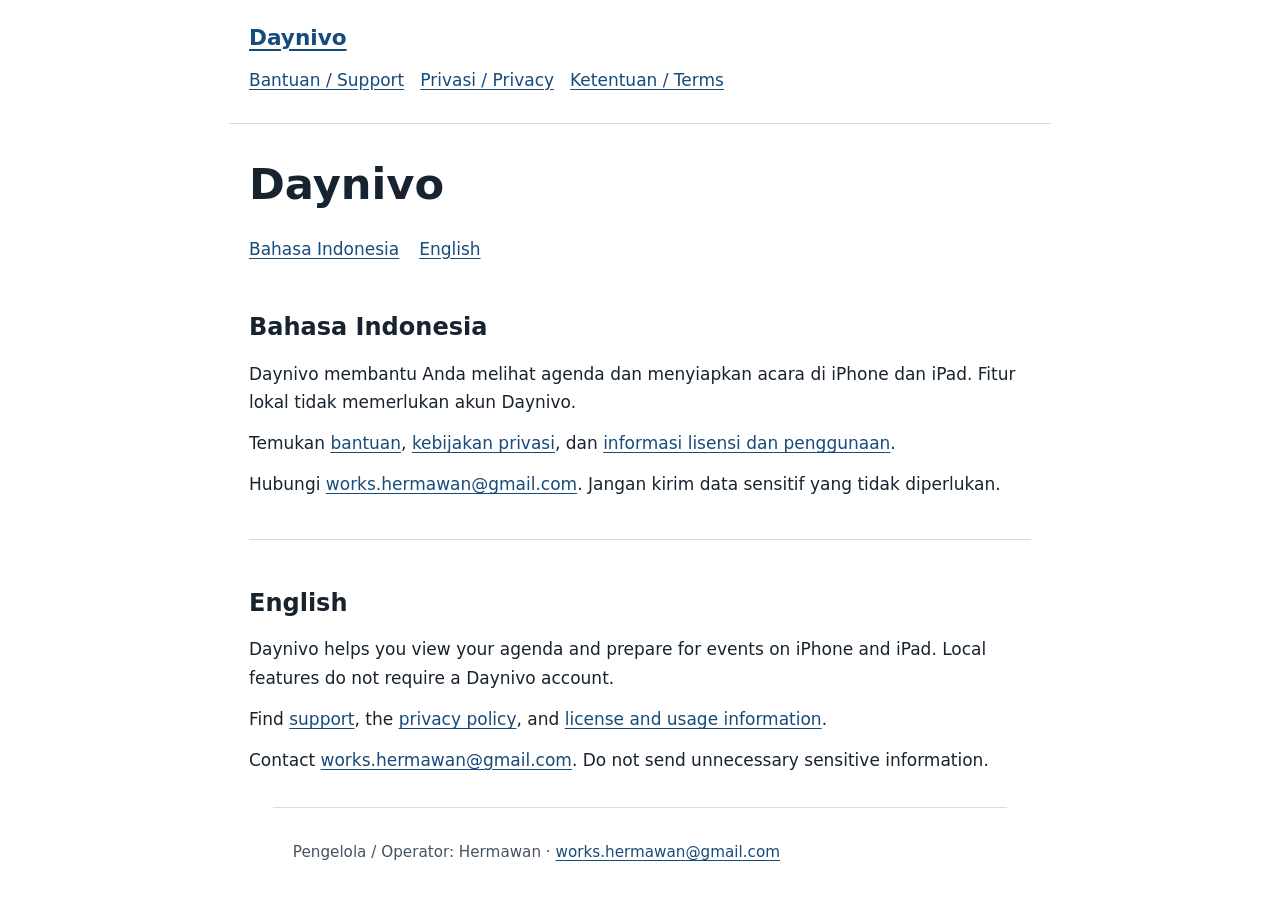
<file: index.html>
<!doctype html>
<html lang="id"><head><meta charset="utf-8"><meta name="viewport" content="width=device-width, initial-scale=1">
<meta name="description" content="Daynivo — bantuan, privasi, dan ketentuan / support, privacy, and terms.">
<title>Daynivo — Bantuan / Support</title><link rel="canonical" href="https://daynivo.arconath.com/"><link rel="stylesheet" href="/styles.css"></head>
<body><a class="skip" href="#main">Lewati ke isi / Skip to content</a>
<header><div class="brand"><a href="/">Daynivo</a></div><nav aria-label="Halaman / Pages"><a href="/support/">Bantuan / Support</a><a href="/privacy/">Privasi / Privacy</a><a href="/terms/">Ketentuan / Terms</a></nav></header>
<main id="main"><h1>Daynivo</h1><nav class="language" aria-label="Bahasa / Language"><a href="#bahasa" lang="id" hreflang="id">Bahasa Indonesia</a><a href="#english" lang="en" hreflang="en">English</a></nav>
<section id="bahasa" lang="id" aria-labelledby="id-title"><h2 id="id-title">Bahasa Indonesia</h2><p>Daynivo membantu Anda melihat agenda dan menyiapkan acara di iPhone dan iPad. Fitur lokal tidak memerlukan akun Daynivo.</p><p>Temukan <a href="/support/#bahasa">bantuan</a>, <a href="/privacy/#bahasa">kebijakan privasi</a>, dan <a href="/terms/#bahasa">informasi lisensi dan penggunaan</a>.</p><p>Hubungi <a href="mailto:works.hermawan@gmail.com">works.hermawan@gmail.com</a>. Jangan kirim data sensitif yang tidak diperlukan.</p></section>
<section id="english" lang="en" aria-labelledby="en-title"><h2 id="en-title">English</h2><p>Daynivo helps you view your agenda and prepare for events on iPhone and iPad. Local features do not require a Daynivo account.</p><p>Find <a href="/support/#english">support</a>, the <a href="/privacy/#english">privacy policy</a>, and <a href="/terms/#english">license and usage information</a>.</p><p>Contact <a href="mailto:works.hermawan@gmail.com">works.hermawan@gmail.com</a>. Do not send unnecessary sensitive information.</p></section></main>
<footer><p>Pengelola / Operator: Hermawan · <a href="mailto:works.hermawan@gmail.com">works.hermawan@gmail.com</a></p></footer></body></html>
</file>
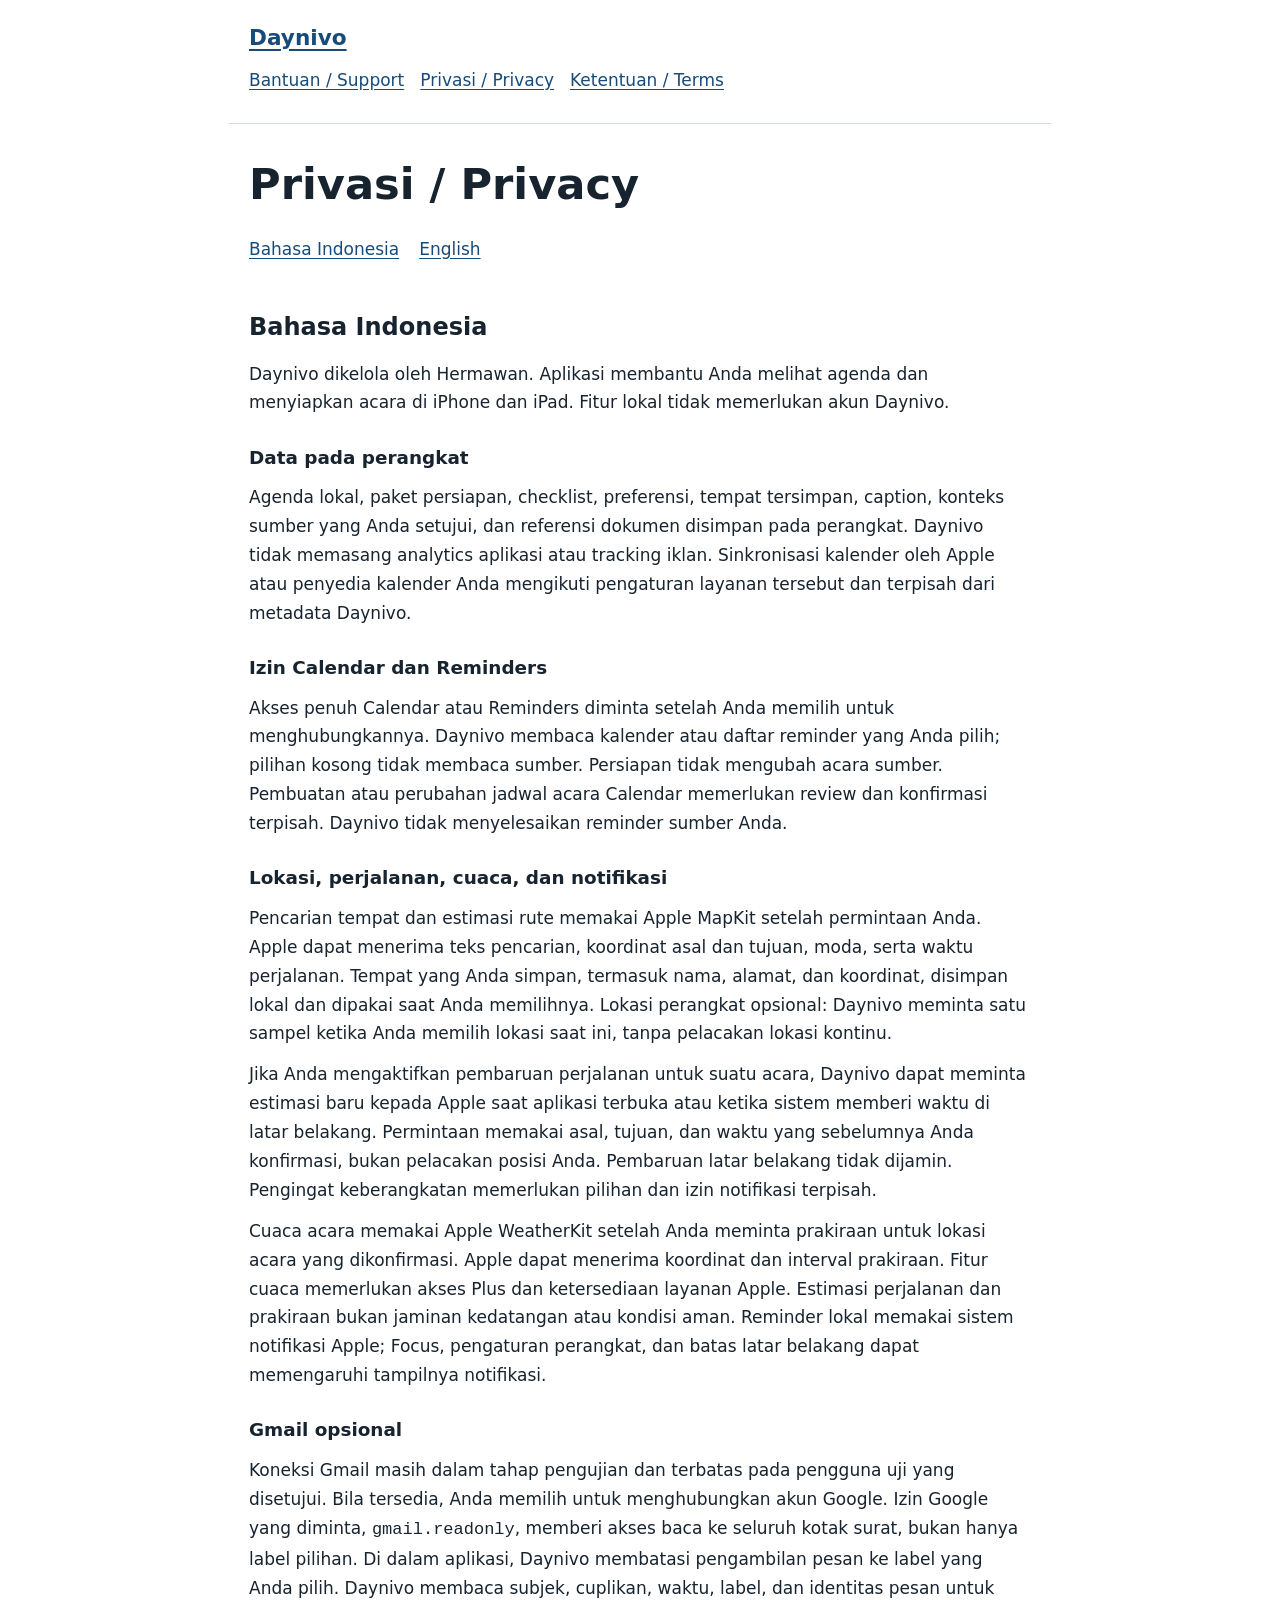
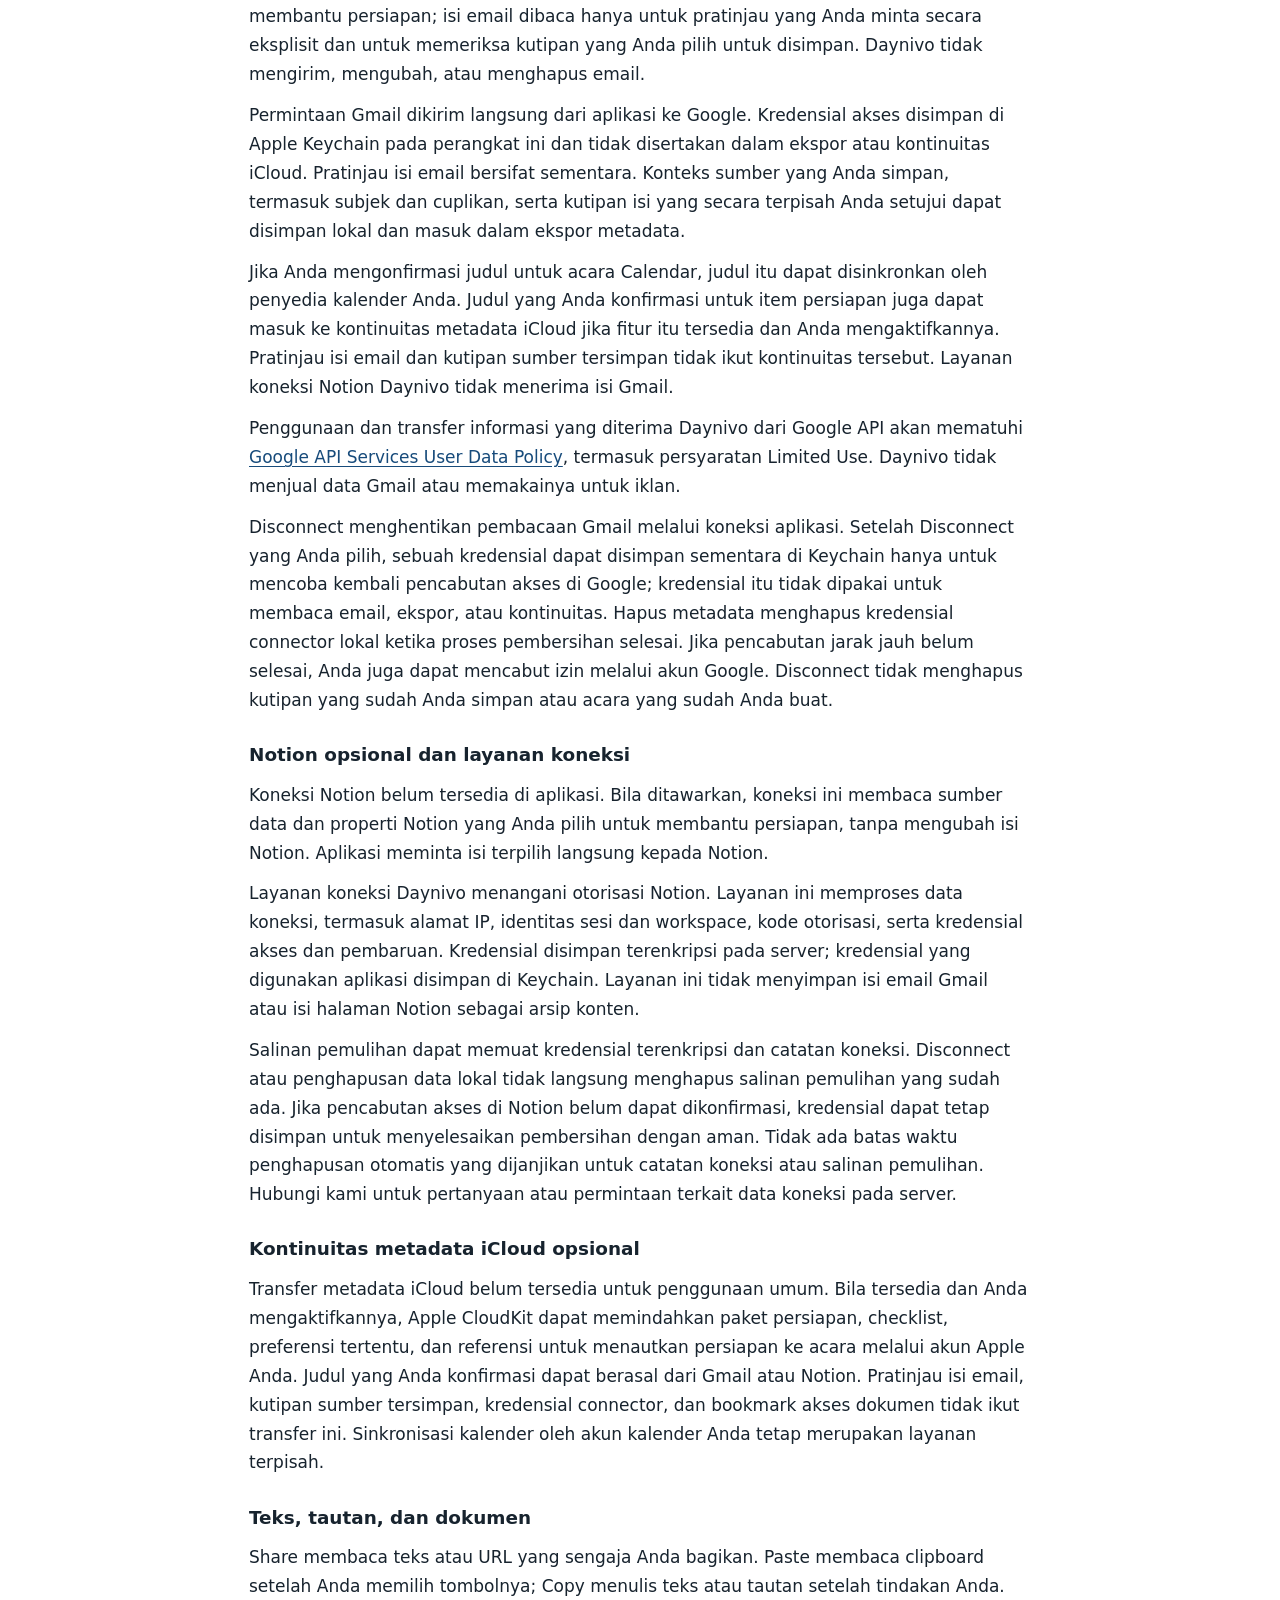
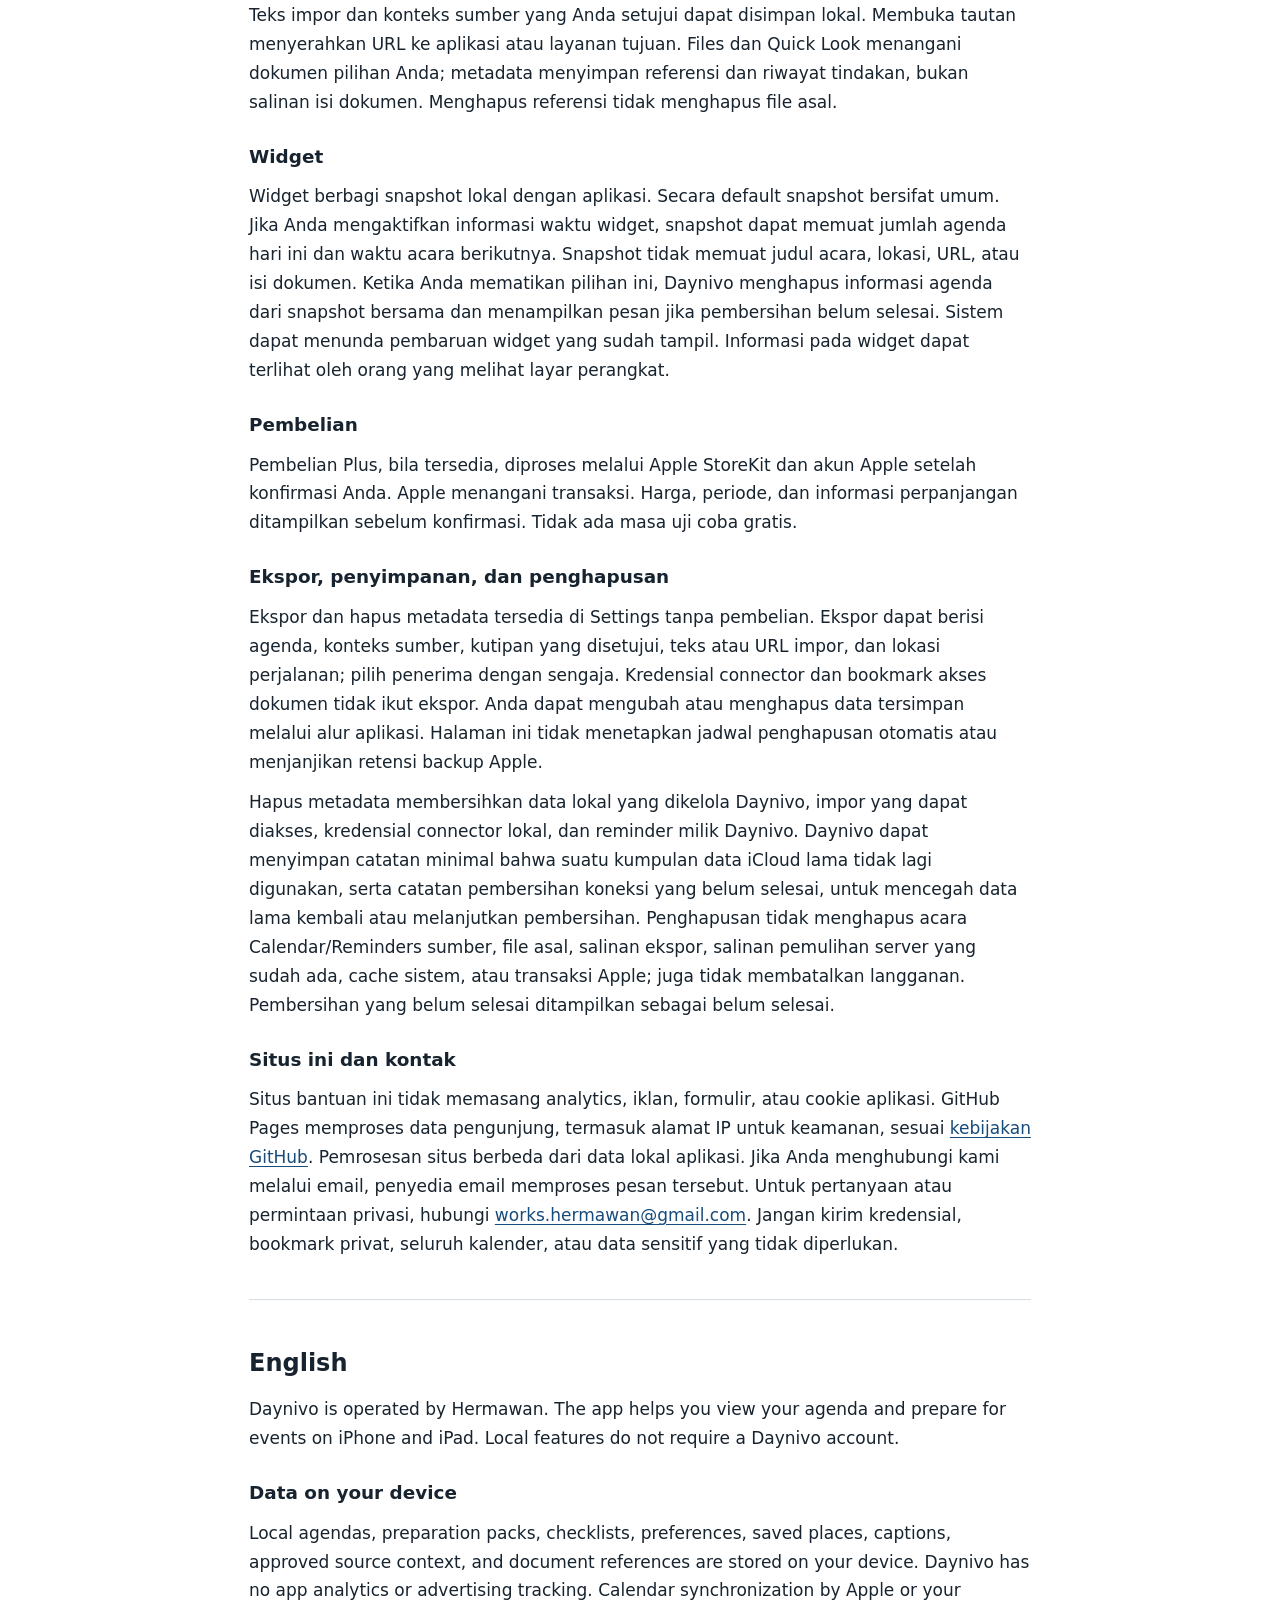
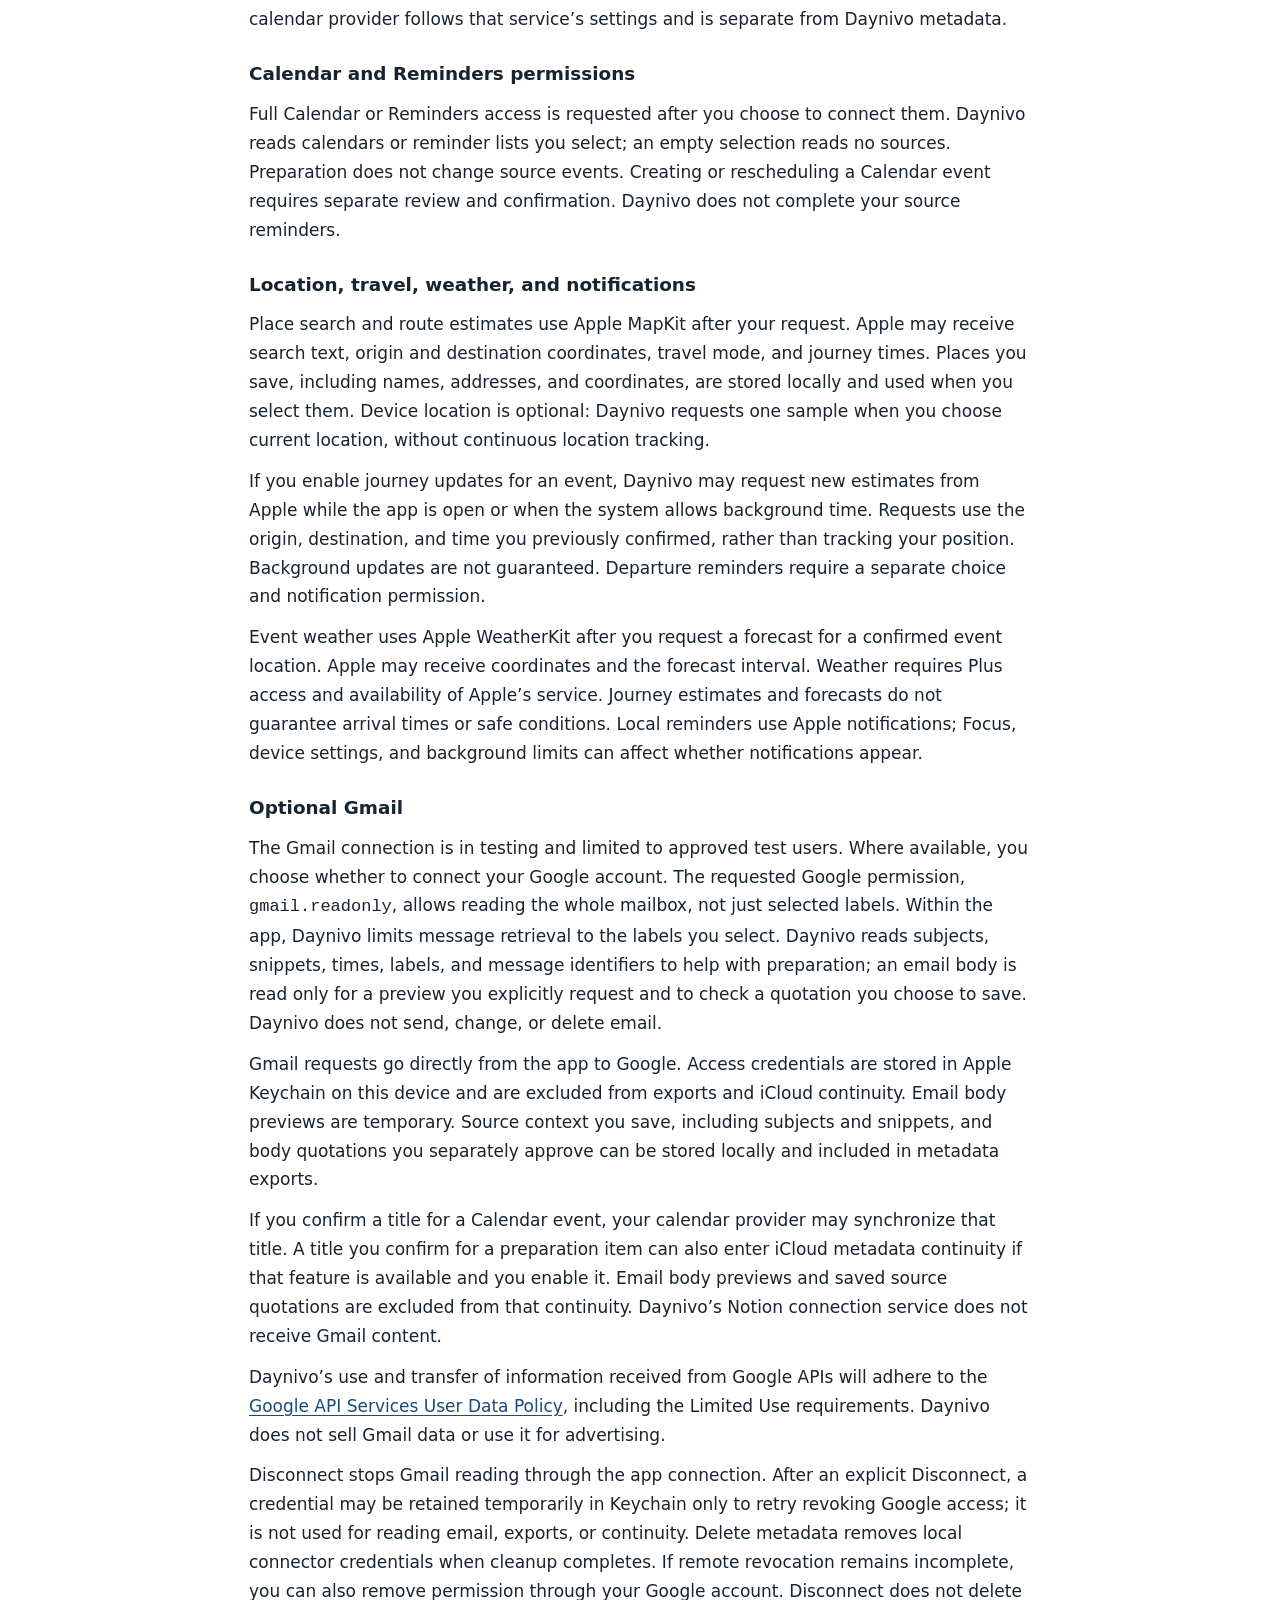
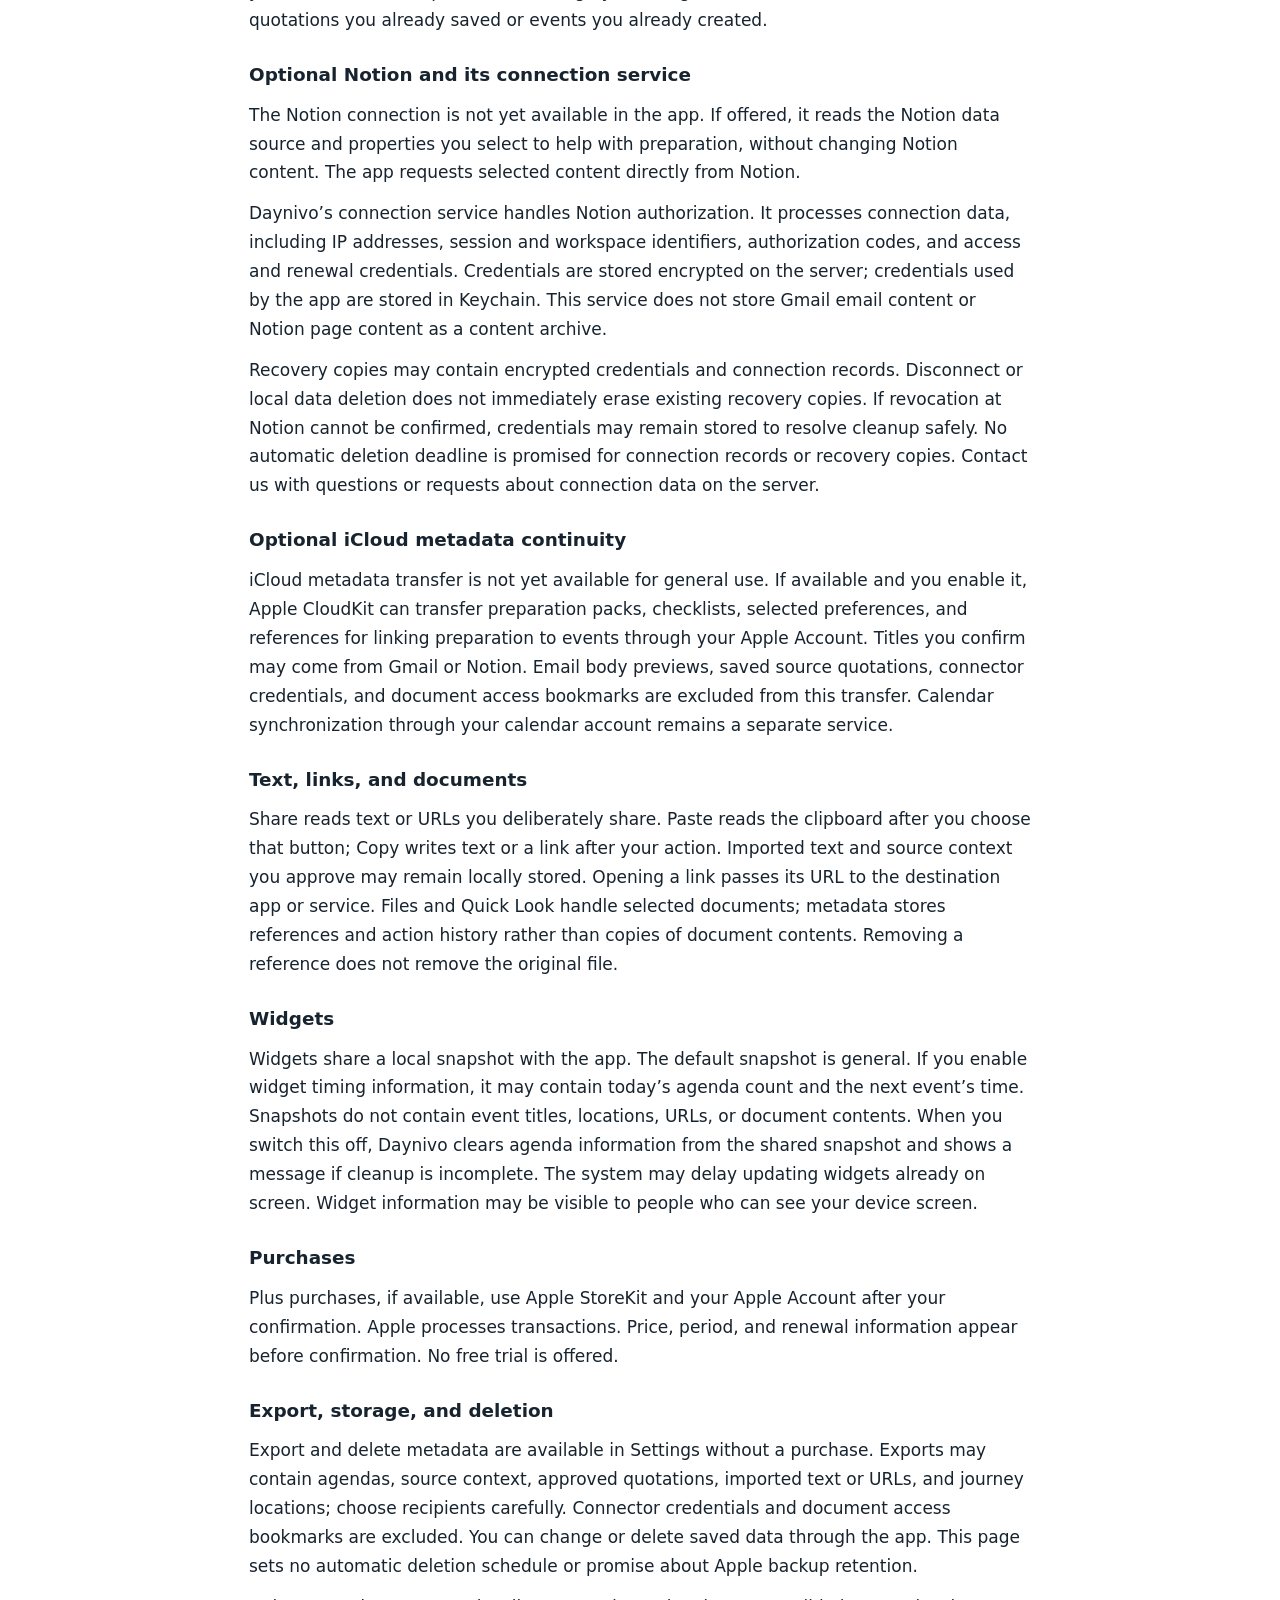
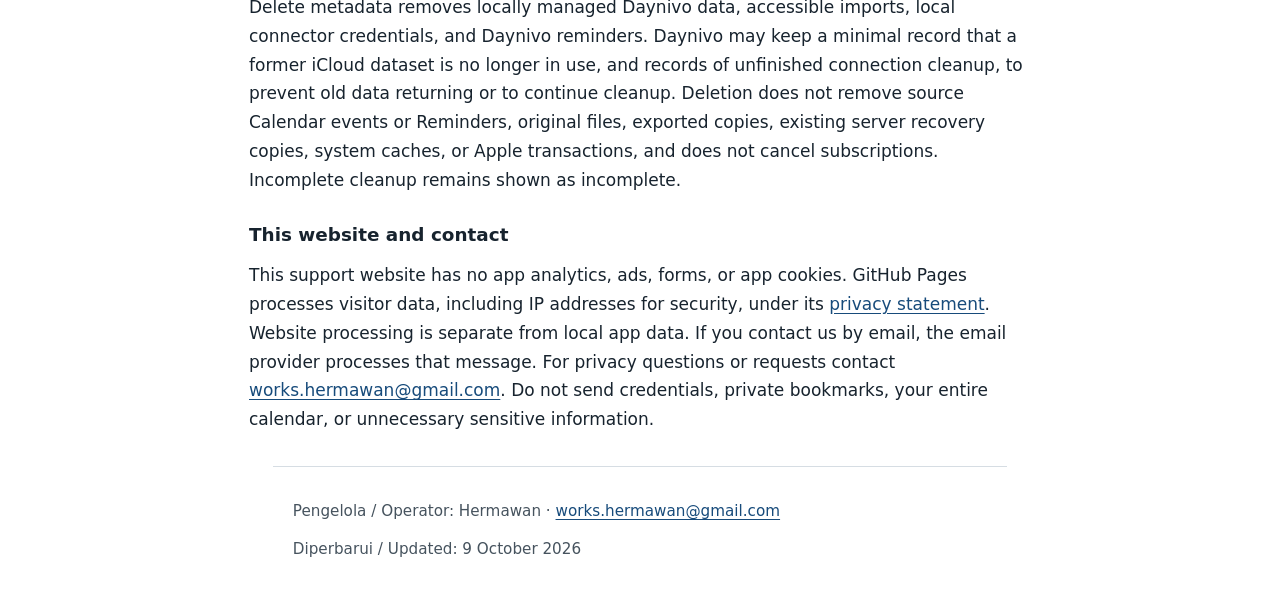
<file: privacy/index.html>
<!doctype html>
<html lang="id"><head><meta charset="utf-8"><meta name="viewport" content="width=device-width, initial-scale=1">
<meta name="description" content="Privasi / Privacy Daynivo — Bahasa Indonesia and English.">
<title>Privasi / Privacy — Daynivo</title><link rel="canonical" href="https://daynivo.arconath.com/privacy/"><link rel="stylesheet" href="/styles.css"></head>
<body><a class="skip" href="#main">Lewati ke isi / Skip to content</a>
<header><div class="brand"><a href="/">Daynivo</a></div><nav aria-label="Halaman / Pages"><a href="/support/">Bantuan / Support</a><a href="/privacy/">Privasi / Privacy</a><a href="/terms/">Ketentuan / Terms</a></nav></header>
<main id="main"><h1>Privasi / Privacy</h1><nav class="language" aria-label="Bahasa / Language"><a href="#bahasa" lang="id" hreflang="id">Bahasa Indonesia</a><a href="#english" lang="en" hreflang="en">English</a></nav>
<section id="bahasa" lang="id" aria-labelledby="id-title"><h2 id="id-title">Bahasa Indonesia</h2><p>Daynivo dikelola oleh Hermawan. Aplikasi membantu Anda melihat agenda dan menyiapkan acara di iPhone dan iPad. Fitur lokal tidak memerlukan akun Daynivo.</p>
<h3>Data pada perangkat</h3>
<p>Agenda lokal, paket persiapan, checklist, preferensi, tempat tersimpan, caption, konteks sumber yang Anda setujui, dan referensi dokumen disimpan pada perangkat. Daynivo tidak memasang analytics aplikasi atau tracking iklan. Sinkronisasi kalender oleh Apple atau penyedia kalender Anda mengikuti pengaturan layanan tersebut dan terpisah dari metadata Daynivo.</p>
<h3>Izin Calendar dan Reminders</h3>
<p>Akses penuh Calendar atau Reminders diminta setelah Anda memilih untuk menghubungkannya. Daynivo membaca kalender atau daftar reminder yang Anda pilih; pilihan kosong tidak membaca sumber. Persiapan tidak mengubah acara sumber. Pembuatan atau perubahan jadwal acara Calendar memerlukan review dan konfirmasi terpisah. Daynivo tidak menyelesaikan reminder sumber Anda.</p>
<h3>Lokasi, perjalanan, cuaca, dan notifikasi</h3>
<p>Pencarian tempat dan estimasi rute memakai Apple MapKit setelah permintaan Anda. Apple dapat menerima teks pencarian, koordinat asal dan tujuan, moda, serta waktu perjalanan. Tempat yang Anda simpan, termasuk nama, alamat, dan koordinat, disimpan lokal dan dipakai saat Anda memilihnya. Lokasi perangkat opsional: Daynivo meminta satu sampel ketika Anda memilih lokasi saat ini, tanpa pelacakan lokasi kontinu.</p>
<p>Jika Anda mengaktifkan pembaruan perjalanan untuk suatu acara, Daynivo dapat meminta estimasi baru kepada Apple saat aplikasi terbuka atau ketika sistem memberi waktu di latar belakang. Permintaan memakai asal, tujuan, dan waktu yang sebelumnya Anda konfirmasi, bukan pelacakan posisi Anda. Pembaruan latar belakang tidak dijamin. Pengingat keberangkatan memerlukan pilihan dan izin notifikasi terpisah.</p>
<p>Cuaca acara memakai Apple WeatherKit setelah Anda meminta prakiraan untuk lokasi acara yang dikonfirmasi. Apple dapat menerima koordinat dan interval prakiraan. Fitur cuaca memerlukan akses Plus dan ketersediaan layanan Apple. Estimasi perjalanan dan prakiraan bukan jaminan kedatangan atau kondisi aman. Reminder lokal memakai sistem notifikasi Apple; Focus, pengaturan perangkat, dan batas latar belakang dapat memengaruhi tampilnya notifikasi.</p>
<h3>Gmail opsional</h3>
<p>Koneksi Gmail masih dalam tahap pengujian dan terbatas pada pengguna uji yang disetujui. Bila tersedia, Anda memilih untuk menghubungkan akun Google. Izin Google yang diminta, <code>gmail.readonly</code>, memberi akses baca ke seluruh kotak surat, bukan hanya label pilihan. Di dalam aplikasi, Daynivo membatasi pengambilan pesan ke label yang Anda pilih. Daynivo membaca subjek, cuplikan, waktu, label, dan identitas pesan untuk membantu persiapan; isi email dibaca hanya untuk pratinjau yang Anda minta secara eksplisit dan untuk memeriksa kutipan yang Anda pilih untuk disimpan. Daynivo tidak mengirim, mengubah, atau menghapus email.</p>
<p>Permintaan Gmail dikirim langsung dari aplikasi ke Google. Kredensial akses disimpan di Apple Keychain pada perangkat ini dan tidak disertakan dalam ekspor atau kontinuitas iCloud. Pratinjau isi email bersifat sementara. Konteks sumber yang Anda simpan, termasuk subjek dan cuplikan, serta kutipan isi yang secara terpisah Anda setujui dapat disimpan lokal dan masuk dalam ekspor metadata.</p>
<p>Jika Anda mengonfirmasi judul untuk acara Calendar, judul itu dapat disinkronkan oleh penyedia kalender Anda. Judul yang Anda konfirmasi untuk item persiapan juga dapat masuk ke kontinuitas metadata iCloud jika fitur itu tersedia dan Anda mengaktifkannya. Pratinjau isi email dan kutipan sumber tersimpan tidak ikut kontinuitas tersebut. Layanan koneksi Notion Daynivo tidak menerima isi Gmail.</p>
<p>Penggunaan dan transfer informasi yang diterima Daynivo dari Google API akan mematuhi <a href="https://developers.google.com/terms/api-services-user-data-policy#additional_requirements_for_specific_api_scopes">Google API Services User Data Policy</a>, termasuk persyaratan Limited Use. Daynivo tidak menjual data Gmail atau memakainya untuk iklan.</p>
<p>Disconnect menghentikan pembacaan Gmail melalui koneksi aplikasi. Setelah Disconnect yang Anda pilih, sebuah kredensial dapat disimpan sementara di Keychain hanya untuk mencoba kembali pencabutan akses di Google; kredensial itu tidak dipakai untuk membaca email, ekspor, atau kontinuitas. Hapus metadata menghapus kredensial connector lokal ketika proses pembersihan selesai. Jika pencabutan jarak jauh belum selesai, Anda juga dapat mencabut izin melalui akun Google. Disconnect tidak menghapus kutipan yang sudah Anda simpan atau acara yang sudah Anda buat.</p>
<h3>Notion opsional dan layanan koneksi</h3>
<p>Koneksi Notion belum tersedia di aplikasi. Bila ditawarkan, koneksi ini membaca sumber data dan properti Notion yang Anda pilih untuk membantu persiapan, tanpa mengubah isi Notion. Aplikasi meminta isi terpilih langsung kepada Notion.</p>
<p>Layanan koneksi Daynivo menangani otorisasi Notion. Layanan ini memproses data koneksi, termasuk alamat IP, identitas sesi dan workspace, kode otorisasi, serta kredensial akses dan pembaruan. Kredensial disimpan terenkripsi pada server; kredensial yang digunakan aplikasi disimpan di Keychain. Layanan ini tidak menyimpan isi email Gmail atau isi halaman Notion sebagai arsip konten.</p>
<p>Salinan pemulihan dapat memuat kredensial terenkripsi dan catatan koneksi. Disconnect atau penghapusan data lokal tidak langsung menghapus salinan pemulihan yang sudah ada. Jika pencabutan akses di Notion belum dapat dikonfirmasi, kredensial dapat tetap disimpan untuk menyelesaikan pembersihan dengan aman. Tidak ada batas waktu penghapusan otomatis yang dijanjikan untuk catatan koneksi atau salinan pemulihan. Hubungi kami untuk pertanyaan atau permintaan terkait data koneksi pada server.</p>
<h3>Kontinuitas metadata iCloud opsional</h3>
<p>Transfer metadata iCloud belum tersedia untuk penggunaan umum. Bila tersedia dan Anda mengaktifkannya, Apple CloudKit dapat memindahkan paket persiapan, checklist, preferensi tertentu, dan referensi untuk menautkan persiapan ke acara melalui akun Apple Anda. Judul yang Anda konfirmasi dapat berasal dari Gmail atau Notion. Pratinjau isi email, kutipan sumber tersimpan, kredensial connector, dan bookmark akses dokumen tidak ikut transfer ini. Sinkronisasi kalender oleh akun kalender Anda tetap merupakan layanan terpisah.</p>
<h3>Teks, tautan, dan dokumen</h3>
<p>Share membaca teks atau URL yang sengaja Anda bagikan. Paste membaca clipboard setelah Anda memilih tombolnya; Copy menulis teks atau tautan setelah tindakan Anda. Teks impor dan konteks sumber yang Anda setujui dapat disimpan lokal. Membuka tautan menyerahkan URL ke aplikasi atau layanan tujuan. Files dan Quick Look menangani dokumen pilihan Anda; metadata menyimpan referensi dan riwayat tindakan, bukan salinan isi dokumen. Menghapus referensi tidak menghapus file asal.</p>
<h3>Widget</h3>
<p>Widget berbagi snapshot lokal dengan aplikasi. Secara default snapshot bersifat umum. Jika Anda mengaktifkan informasi waktu widget, snapshot dapat memuat jumlah agenda hari ini dan waktu acara berikutnya. Snapshot tidak memuat judul acara, lokasi, URL, atau isi dokumen. Ketika Anda mematikan pilihan ini, Daynivo menghapus informasi agenda dari snapshot bersama dan menampilkan pesan jika pembersihan belum selesai. Sistem dapat menunda pembaruan widget yang sudah tampil. Informasi pada widget dapat terlihat oleh orang yang melihat layar perangkat.</p>
<h3>Pembelian</h3>
<p>Pembelian Plus, bila tersedia, diproses melalui Apple StoreKit dan akun Apple setelah konfirmasi Anda. Apple menangani transaksi. Harga, periode, dan informasi perpanjangan ditampilkan sebelum konfirmasi. Tidak ada masa uji coba gratis.</p>
<h3>Ekspor, penyimpanan, dan penghapusan</h3>
<p>Ekspor dan hapus metadata tersedia di Settings tanpa pembelian. Ekspor dapat berisi agenda, konteks sumber, kutipan yang disetujui, teks atau URL impor, dan lokasi perjalanan; pilih penerima dengan sengaja. Kredensial connector dan bookmark akses dokumen tidak ikut ekspor. Anda dapat mengubah atau menghapus data tersimpan melalui alur aplikasi. Halaman ini tidak menetapkan jadwal penghapusan otomatis atau menjanjikan retensi backup Apple.</p>
<p>Hapus metadata membersihkan data lokal yang dikelola Daynivo, impor yang dapat diakses, kredensial connector lokal, dan reminder milik Daynivo. Daynivo dapat menyimpan catatan minimal bahwa suatu kumpulan data iCloud lama tidak lagi digunakan, serta catatan pembersihan koneksi yang belum selesai, untuk mencegah data lama kembali atau melanjutkan pembersihan. Penghapusan tidak menghapus acara Calendar/Reminders sumber, file asal, salinan ekspor, salinan pemulihan server yang sudah ada, cache sistem, atau transaksi Apple; juga tidak membatalkan langganan. Pembersihan yang belum selesai ditampilkan sebagai belum selesai.</p>
<h3>Situs ini dan kontak</h3>
<p>Situs bantuan ini tidak memasang analytics, iklan, formulir, atau cookie aplikasi. GitHub Pages memproses data pengunjung, termasuk alamat IP untuk keamanan, sesuai <a href="https://docs.github.com/en/site-policy/privacy-policies/github-general-privacy-statement">kebijakan GitHub</a>. Pemrosesan situs berbeda dari data lokal aplikasi. Jika Anda menghubungi kami melalui email, penyedia email memproses pesan tersebut. Untuk pertanyaan atau permintaan privasi, hubungi <a href="mailto:works.hermawan@gmail.com">works.hermawan@gmail.com</a>. Jangan kirim kredensial, bookmark privat, seluruh kalender, atau data sensitif yang tidak diperlukan.</p>
</section>
<section id="english" lang="en" aria-labelledby="en-title"><h2 id="en-title">English</h2><p>Daynivo is operated by Hermawan. The app helps you view your agenda and prepare for events on iPhone and iPad. Local features do not require a Daynivo account.</p>
<h3>Data on your device</h3>
<p>Local agendas, preparation packs, checklists, preferences, saved places, captions, approved source context, and document references are stored on your device. Daynivo has no app analytics or advertising tracking. Calendar synchronization by Apple or your calendar provider follows that service’s settings and is separate from Daynivo metadata.</p>
<h3>Calendar and Reminders permissions</h3>
<p>Full Calendar or Reminders access is requested after you choose to connect them. Daynivo reads calendars or reminder lists you select; an empty selection reads no sources. Preparation does not change source events. Creating or rescheduling a Calendar event requires separate review and confirmation. Daynivo does not complete your source reminders.</p>
<h3>Location, travel, weather, and notifications</h3>
<p>Place search and route estimates use Apple MapKit after your request. Apple may receive search text, origin and destination coordinates, travel mode, and journey times. Places you save, including names, addresses, and coordinates, are stored locally and used when you select them. Device location is optional: Daynivo requests one sample when you choose current location, without continuous location tracking.</p>
<p>If you enable journey updates for an event, Daynivo may request new estimates from Apple while the app is open or when the system allows background time. Requests use the origin, destination, and time you previously confirmed, rather than tracking your position. Background updates are not guaranteed. Departure reminders require a separate choice and notification permission.</p>
<p>Event weather uses Apple WeatherKit after you request a forecast for a confirmed event location. Apple may receive coordinates and the forecast interval. Weather requires Plus access and availability of Apple’s service. Journey estimates and forecasts do not guarantee arrival times or safe conditions. Local reminders use Apple notifications; Focus, device settings, and background limits can affect whether notifications appear.</p>
<h3>Optional Gmail</h3>
<p>The Gmail connection is in testing and limited to approved test users. Where available, you choose whether to connect your Google account. The requested Google permission, <code>gmail.readonly</code>, allows reading the whole mailbox, not just selected labels. Within the app, Daynivo limits message retrieval to the labels you select. Daynivo reads subjects, snippets, times, labels, and message identifiers to help with preparation; an email body is read only for a preview you explicitly request and to check a quotation you choose to save. Daynivo does not send, change, or delete email.</p>
<p>Gmail requests go directly from the app to Google. Access credentials are stored in Apple Keychain on this device and are excluded from exports and iCloud continuity. Email body previews are temporary. Source context you save, including subjects and snippets, and body quotations you separately approve can be stored locally and included in metadata exports.</p>
<p>If you confirm a title for a Calendar event, your calendar provider may synchronize that title. A title you confirm for a preparation item can also enter iCloud metadata continuity if that feature is available and you enable it. Email body previews and saved source quotations are excluded from that continuity. Daynivo’s Notion connection service does not receive Gmail content.</p>
<p>Daynivo’s use and transfer of information received from Google APIs will adhere to the <a href="https://developers.google.com/terms/api-services-user-data-policy#additional_requirements_for_specific_api_scopes">Google API Services User Data Policy</a>, including the Limited Use requirements. Daynivo does not sell Gmail data or use it for advertising.</p>
<p>Disconnect stops Gmail reading through the app connection. After an explicit Disconnect, a credential may be retained temporarily in Keychain only to retry revoking Google access; it is not used for reading email, exports, or continuity. Delete metadata removes local connector credentials when cleanup completes. If remote revocation remains incomplete, you can also remove permission through your Google account. Disconnect does not delete quotations you already saved or events you already created.</p>
<h3>Optional Notion and its connection service</h3>
<p>The Notion connection is not yet available in the app. If offered, it reads the Notion data source and properties you select to help with preparation, without changing Notion content. The app requests selected content directly from Notion.</p>
<p>Daynivo’s connection service handles Notion authorization. It processes connection data, including IP addresses, session and workspace identifiers, authorization codes, and access and renewal credentials. Credentials are stored encrypted on the server; credentials used by the app are stored in Keychain. This service does not store Gmail email content or Notion page content as a content archive.</p>
<p>Recovery copies may contain encrypted credentials and connection records. Disconnect or local data deletion does not immediately erase existing recovery copies. If revocation at Notion cannot be confirmed, credentials may remain stored to resolve cleanup safely. No automatic deletion deadline is promised for connection records or recovery copies. Contact us with questions or requests about connection data on the server.</p>
<h3>Optional iCloud metadata continuity</h3>
<p>iCloud metadata transfer is not yet available for general use. If available and you enable it, Apple CloudKit can transfer preparation packs, checklists, selected preferences, and references for linking preparation to events through your Apple Account. Titles you confirm may come from Gmail or Notion. Email body previews, saved source quotations, connector credentials, and document access bookmarks are excluded from this transfer. Calendar synchronization through your calendar account remains a separate service.</p>
<h3>Text, links, and documents</h3>
<p>Share reads text or URLs you deliberately share. Paste reads the clipboard after you choose that button; Copy writes text or a link after your action. Imported text and source context you approve may remain locally stored. Opening a link passes its URL to the destination app or service. Files and Quick Look handle selected documents; metadata stores references and action history rather than copies of document contents. Removing a reference does not remove the original file.</p>
<h3>Widgets</h3>
<p>Widgets share a local snapshot with the app. The default snapshot is general. If you enable widget timing information, it may contain today’s agenda count and the next event’s time. Snapshots do not contain event titles, locations, URLs, or document contents. When you switch this off, Daynivo clears agenda information from the shared snapshot and shows a message if cleanup is incomplete. The system may delay updating widgets already on screen. Widget information may be visible to people who can see your device screen.</p>
<h3>Purchases</h3>
<p>Plus purchases, if available, use Apple StoreKit and your Apple Account after your confirmation. Apple processes transactions. Price, period, and renewal information appear before confirmation. No free trial is offered.</p>
<h3>Export, storage, and deletion</h3>
<p>Export and delete metadata are available in Settings without a purchase. Exports may contain agendas, source context, approved quotations, imported text or URLs, and journey locations; choose recipients carefully. Connector credentials and document access bookmarks are excluded. You can change or delete saved data through the app. This page sets no automatic deletion schedule or promise about Apple backup retention.</p>
<p>Delete metadata removes locally managed Daynivo data, accessible imports, local connector credentials, and Daynivo reminders. Daynivo may keep a minimal record that a former iCloud dataset is no longer in use, and records of unfinished connection cleanup, to prevent old data returning or to continue cleanup. Deletion does not remove source Calendar events or Reminders, original files, exported copies, existing server recovery copies, system caches, or Apple transactions, and does not cancel subscriptions. Incomplete cleanup remains shown as incomplete.</p>
<h3>This website and contact</h3>
<p>This support website has no app analytics, ads, forms, or app cookies. GitHub Pages processes visitor data, including IP addresses for security, under its <a href="https://docs.github.com/en/site-policy/privacy-policies/github-general-privacy-statement">privacy statement</a>. Website processing is separate from local app data. If you contact us by email, the email provider processes that message. For privacy questions or requests contact <a href="mailto:works.hermawan@gmail.com">works.hermawan@gmail.com</a>. Do not send credentials, private bookmarks, your entire calendar, or unnecessary sensitive information.</p>
</section></main>
<footer><p>Pengelola / Operator: Hermawan · <a href="mailto:works.hermawan@gmail.com">works.hermawan@gmail.com</a></p><p>Diperbarui / Updated: 9 October 2026</p></footer></body></html>
</file>
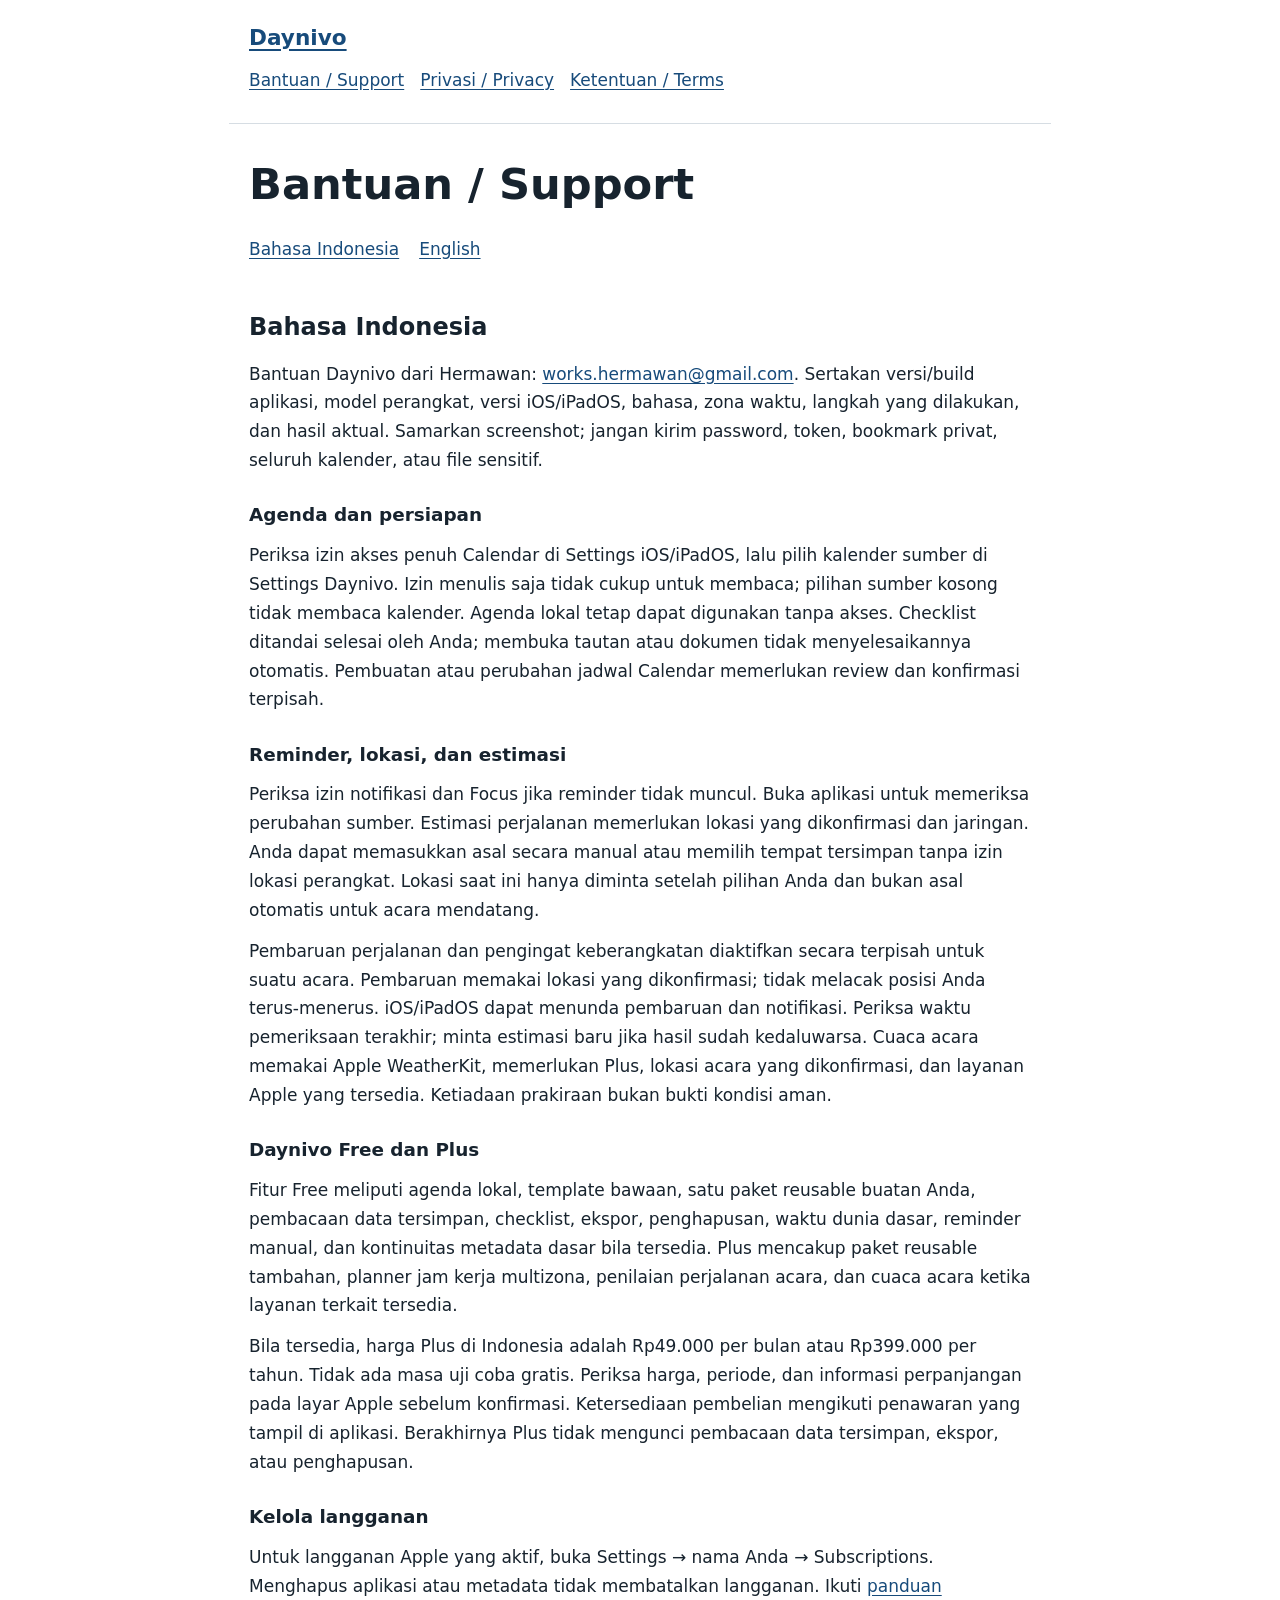
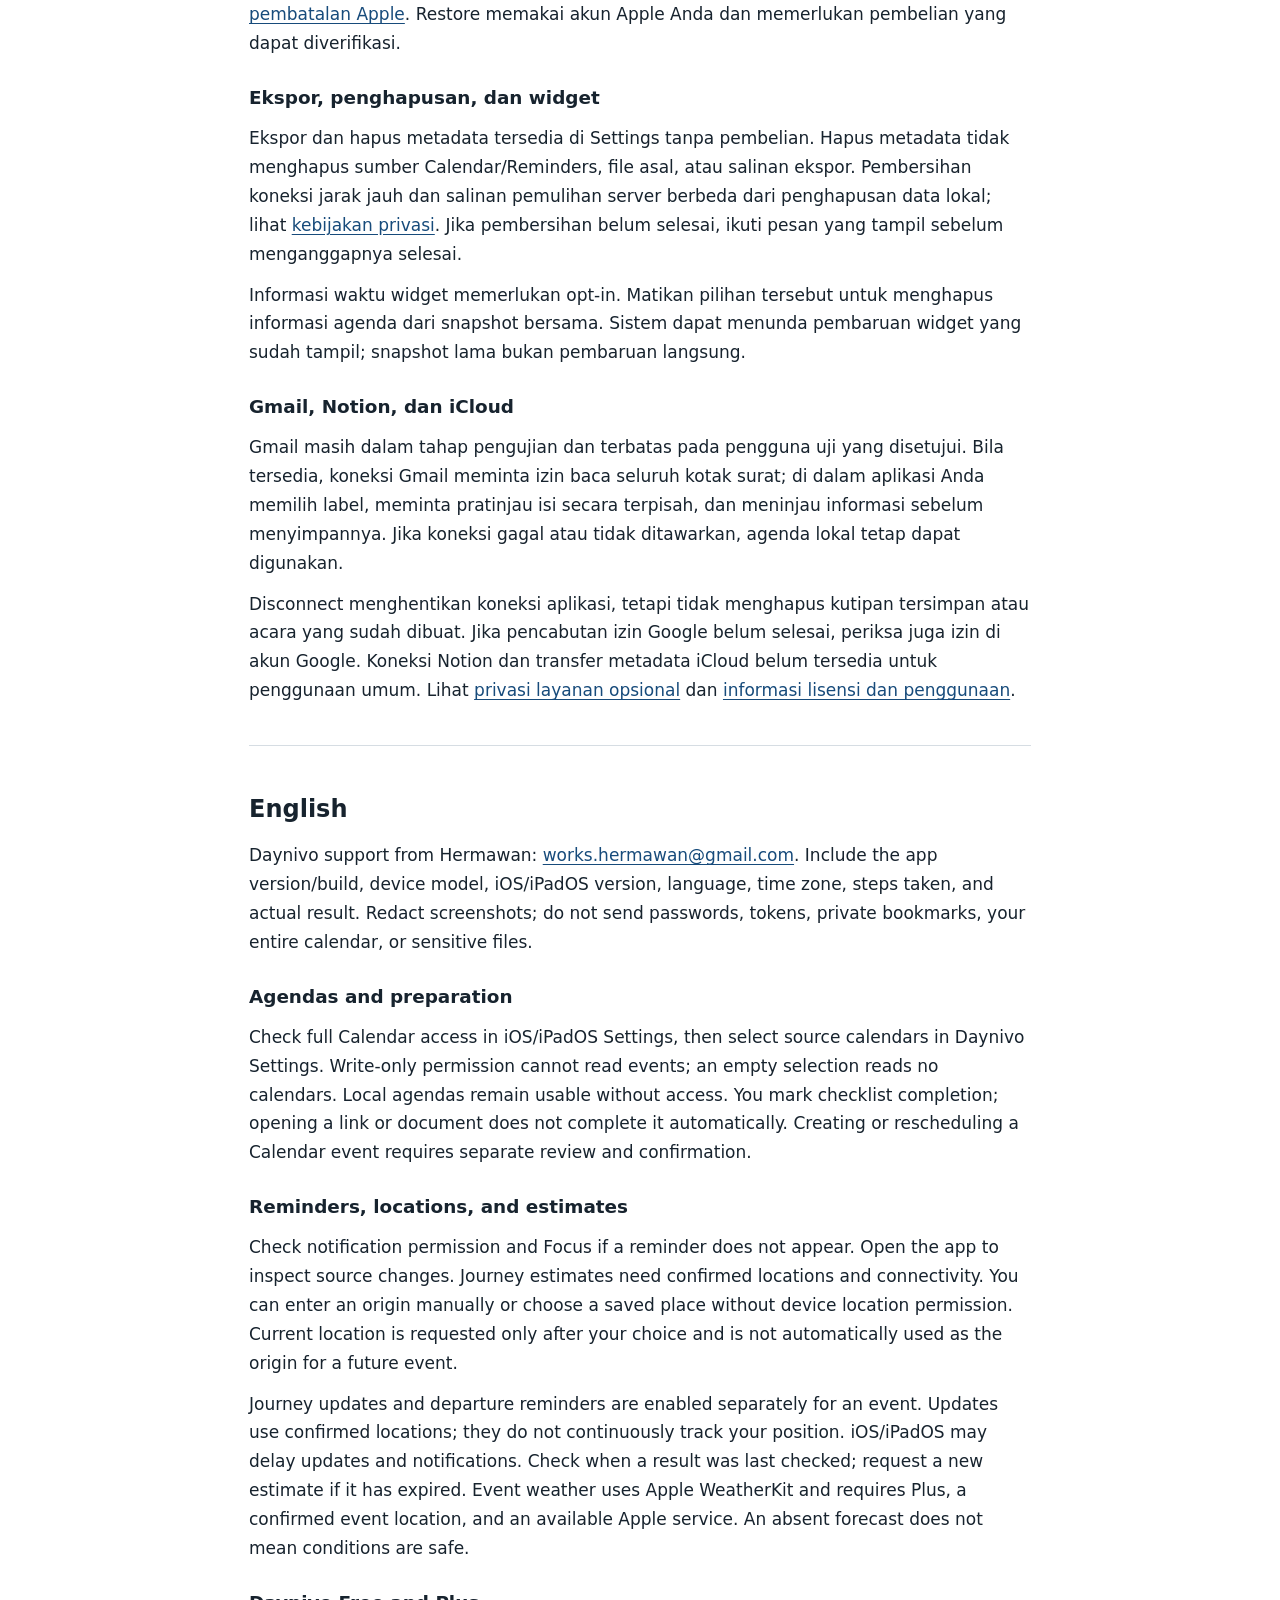
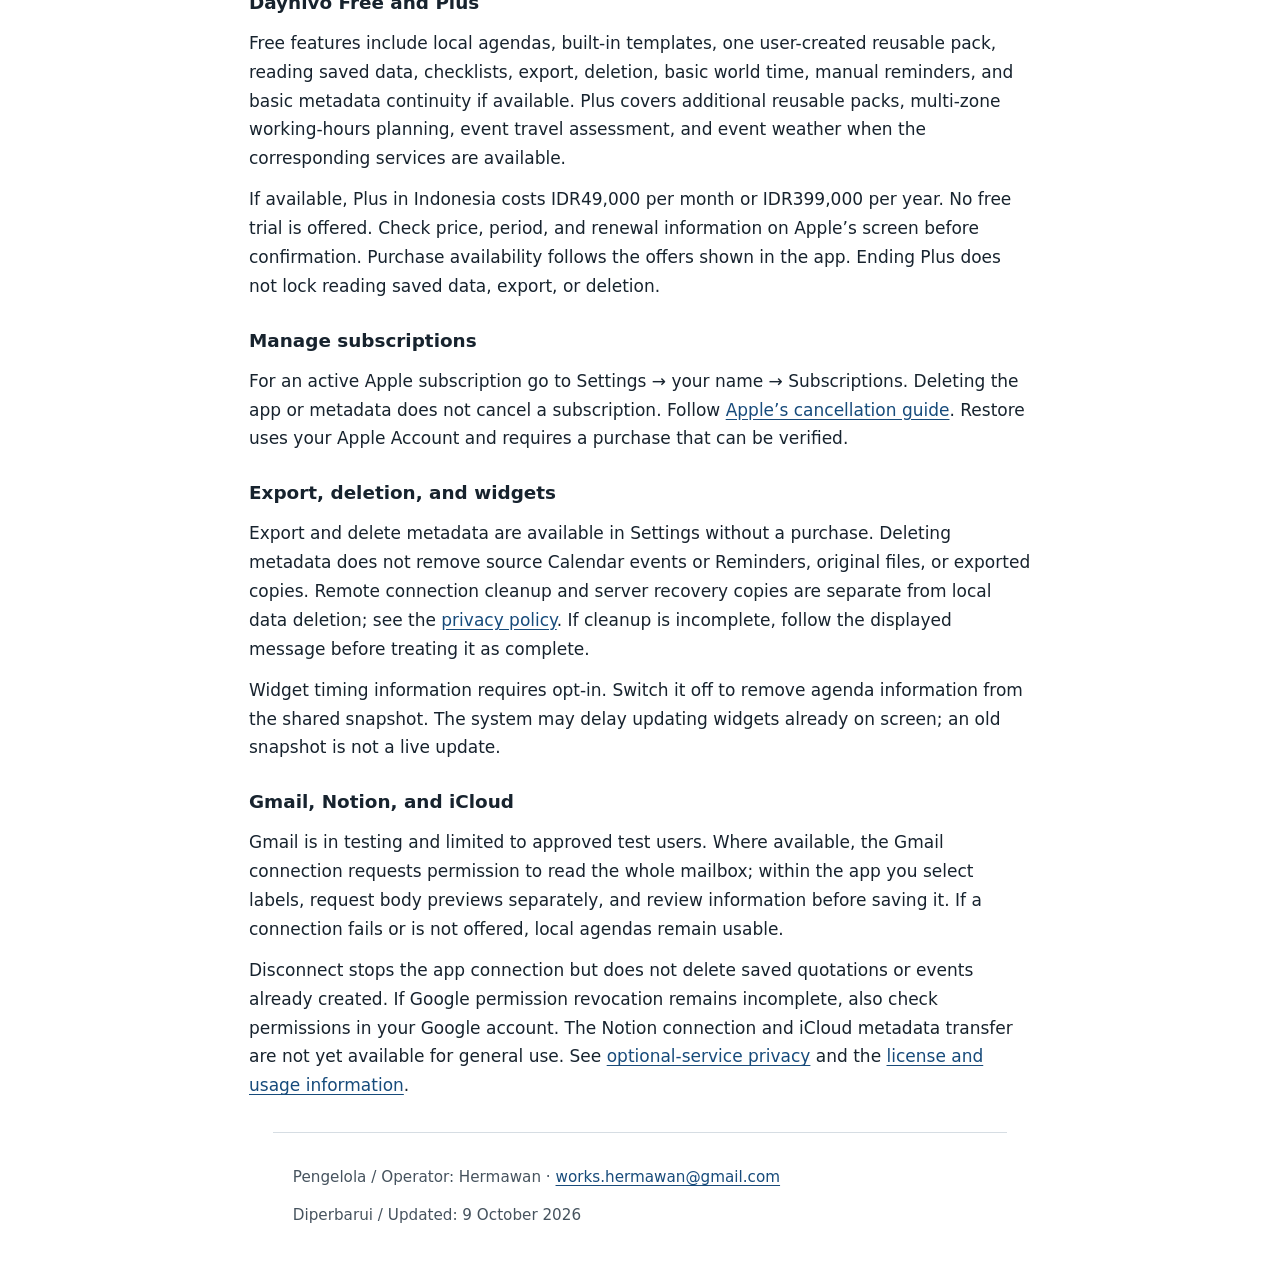
<file: support/index.html>
<!doctype html>
<html lang="id"><head><meta charset="utf-8"><meta name="viewport" content="width=device-width, initial-scale=1">
<meta name="description" content="Bantuan / Support Daynivo — Bahasa Indonesia and English.">
<title>Bantuan / Support — Daynivo</title><link rel="canonical" href="https://daynivo.arconath.com/support/"><link rel="stylesheet" href="/styles.css"></head>
<body><a class="skip" href="#main">Lewati ke isi / Skip to content</a>
<header><div class="brand"><a href="/">Daynivo</a></div><nav aria-label="Halaman / Pages"><a href="/support/">Bantuan / Support</a><a href="/privacy/">Privasi / Privacy</a><a href="/terms/">Ketentuan / Terms</a></nav></header>
<main id="main"><h1>Bantuan / Support</h1><nav class="language" aria-label="Bahasa / Language"><a href="#bahasa" lang="id" hreflang="id">Bahasa Indonesia</a><a href="#english" lang="en" hreflang="en">English</a></nav>
<section id="bahasa" lang="id" aria-labelledby="id-title"><h2 id="id-title">Bahasa Indonesia</h2><p>Bantuan Daynivo dari Hermawan: <a href="mailto:works.hermawan@gmail.com">works.hermawan@gmail.com</a>. Sertakan versi/build aplikasi, model perangkat, versi iOS/iPadOS, bahasa, zona waktu, langkah yang dilakukan, dan hasil aktual. Samarkan screenshot; jangan kirim password, token, bookmark privat, seluruh kalender, atau file sensitif.</p>
<h3>Agenda dan persiapan</h3>
<p>Periksa izin akses penuh Calendar di Settings iOS/iPadOS, lalu pilih kalender sumber di Settings Daynivo. Izin menulis saja tidak cukup untuk membaca; pilihan sumber kosong tidak membaca kalender. Agenda lokal tetap dapat digunakan tanpa akses. Checklist ditandai selesai oleh Anda; membuka tautan atau dokumen tidak menyelesaikannya otomatis. Pembuatan atau perubahan jadwal Calendar memerlukan review dan konfirmasi terpisah.</p>
<h3>Reminder, lokasi, dan estimasi</h3>
<p>Periksa izin notifikasi dan Focus jika reminder tidak muncul. Buka aplikasi untuk memeriksa perubahan sumber. Estimasi perjalanan memerlukan lokasi yang dikonfirmasi dan jaringan. Anda dapat memasukkan asal secara manual atau memilih tempat tersimpan tanpa izin lokasi perangkat. Lokasi saat ini hanya diminta setelah pilihan Anda dan bukan asal otomatis untuk acara mendatang.</p>
<p>Pembaruan perjalanan dan pengingat keberangkatan diaktifkan secara terpisah untuk suatu acara. Pembaruan memakai lokasi yang dikonfirmasi; tidak melacak posisi Anda terus-menerus. iOS/iPadOS dapat menunda pembaruan dan notifikasi. Periksa waktu pemeriksaan terakhir; minta estimasi baru jika hasil sudah kedaluwarsa. Cuaca acara memakai Apple WeatherKit, memerlukan Plus, lokasi acara yang dikonfirmasi, dan layanan Apple yang tersedia. Ketiadaan prakiraan bukan bukti kondisi aman.</p>
<h3>Daynivo Free dan Plus</h3>
<p>Fitur Free meliputi agenda lokal, template bawaan, satu paket reusable buatan Anda, pembacaan data tersimpan, checklist, ekspor, penghapusan, waktu dunia dasar, reminder manual, dan kontinuitas metadata dasar bila tersedia. Plus mencakup paket reusable tambahan, planner jam kerja multizona, penilaian perjalanan acara, dan cuaca acara ketika layanan terkait tersedia.</p>
<p>Bila tersedia, harga Plus di Indonesia adalah Rp49.000 per bulan atau Rp399.000 per tahun. Tidak ada masa uji coba gratis. Periksa harga, periode, dan informasi perpanjangan pada layar Apple sebelum konfirmasi. Ketersediaan pembelian mengikuti penawaran yang tampil di aplikasi. Berakhirnya Plus tidak mengunci pembacaan data tersimpan, ekspor, atau penghapusan.</p>
<h3>Kelola langganan</h3>
<p>Untuk langganan Apple yang aktif, buka Settings → nama Anda → Subscriptions. Menghapus aplikasi atau metadata tidak membatalkan langganan. Ikuti <a href="https://support.apple.com/en-us/118428">panduan pembatalan Apple</a>. Restore memakai akun Apple Anda dan memerlukan pembelian yang dapat diverifikasi.</p>
<h3>Ekspor, penghapusan, dan widget</h3>
<p>Ekspor dan hapus metadata tersedia di Settings tanpa pembelian. Hapus metadata tidak menghapus sumber Calendar/Reminders, file asal, atau salinan ekspor. Pembersihan koneksi jarak jauh dan salinan pemulihan server berbeda dari penghapusan data lokal; lihat <a href="/privacy/#bahasa">kebijakan privasi</a>. Jika pembersihan belum selesai, ikuti pesan yang tampil sebelum menganggapnya selesai.</p>
<p>Informasi waktu widget memerlukan opt-in. Matikan pilihan tersebut untuk menghapus informasi agenda dari snapshot bersama. Sistem dapat menunda pembaruan widget yang sudah tampil; snapshot lama bukan pembaruan langsung.</p>
<h3>Gmail, Notion, dan iCloud</h3>
<p>Gmail masih dalam tahap pengujian dan terbatas pada pengguna uji yang disetujui. Bila tersedia, koneksi Gmail meminta izin baca seluruh kotak surat; di dalam aplikasi Anda memilih label, meminta pratinjau isi secara terpisah, dan meninjau informasi sebelum menyimpannya. Jika koneksi gagal atau tidak ditawarkan, agenda lokal tetap dapat digunakan.</p>
<p>Disconnect menghentikan koneksi aplikasi, tetapi tidak menghapus kutipan tersimpan atau acara yang sudah dibuat. Jika pencabutan izin Google belum selesai, periksa juga izin di akun Google. Koneksi Notion dan transfer metadata iCloud belum tersedia untuk penggunaan umum. Lihat <a href="/privacy/#bahasa">privasi layanan opsional</a> dan <a href="/terms/#bahasa">informasi lisensi dan penggunaan</a>.</p>
</section>
<section id="english" lang="en" aria-labelledby="en-title"><h2 id="en-title">English</h2><p>Daynivo support from Hermawan: <a href="mailto:works.hermawan@gmail.com">works.hermawan@gmail.com</a>. Include the app version/build, device model, iOS/iPadOS version, language, time zone, steps taken, and actual result. Redact screenshots; do not send passwords, tokens, private bookmarks, your entire calendar, or sensitive files.</p>
<h3>Agendas and preparation</h3>
<p>Check full Calendar access in iOS/iPadOS Settings, then select source calendars in Daynivo Settings. Write-only permission cannot read events; an empty selection reads no calendars. Local agendas remain usable without access. You mark checklist completion; opening a link or document does not complete it automatically. Creating or rescheduling a Calendar event requires separate review and confirmation.</p>
<h3>Reminders, locations, and estimates</h3>
<p>Check notification permission and Focus if a reminder does not appear. Open the app to inspect source changes. Journey estimates need confirmed locations and connectivity. You can enter an origin manually or choose a saved place without device location permission. Current location is requested only after your choice and is not automatically used as the origin for a future event.</p>
<p>Journey updates and departure reminders are enabled separately for an event. Updates use confirmed locations; they do not continuously track your position. iOS/iPadOS may delay updates and notifications. Check when a result was last checked; request a new estimate if it has expired. Event weather uses Apple WeatherKit and requires Plus, a confirmed event location, and an available Apple service. An absent forecast does not mean conditions are safe.</p>
<h3>Daynivo Free and Plus</h3>
<p>Free features include local agendas, built-in templates, one user-created reusable pack, reading saved data, checklists, export, deletion, basic world time, manual reminders, and basic metadata continuity if available. Plus covers additional reusable packs, multi-zone working-hours planning, event travel assessment, and event weather when the corresponding services are available.</p>
<p>If available, Plus in Indonesia costs IDR49,000 per month or IDR399,000 per year. No free trial is offered. Check price, period, and renewal information on Apple’s screen before confirmation. Purchase availability follows the offers shown in the app. Ending Plus does not lock reading saved data, export, or deletion.</p>
<h3>Manage subscriptions</h3>
<p>For an active Apple subscription go to Settings → your name → Subscriptions. Deleting the app or metadata does not cancel a subscription. Follow <a href="https://support.apple.com/en-us/118428">Apple’s cancellation guide</a>. Restore uses your Apple Account and requires a purchase that can be verified.</p>
<h3>Export, deletion, and widgets</h3>
<p>Export and delete metadata are available in Settings without a purchase. Deleting metadata does not remove source Calendar events or Reminders, original files, or exported copies. Remote connection cleanup and server recovery copies are separate from local data deletion; see the <a href="/privacy/#english">privacy policy</a>. If cleanup is incomplete, follow the displayed message before treating it as complete.</p>
<p>Widget timing information requires opt-in. Switch it off to remove agenda information from the shared snapshot. The system may delay updating widgets already on screen; an old snapshot is not a live update.</p>
<h3>Gmail, Notion, and iCloud</h3>
<p>Gmail is in testing and limited to approved test users. Where available, the Gmail connection requests permission to read the whole mailbox; within the app you select labels, request body previews separately, and review information before saving it. If a connection fails or is not offered, local agendas remain usable.</p>
<p>Disconnect stops the app connection but does not delete saved quotations or events already created. If Google permission revocation remains incomplete, also check permissions in your Google account. The Notion connection and iCloud metadata transfer are not yet available for general use. See <a href="/privacy/#english">optional-service privacy</a> and the <a href="/terms/#english">license and usage information</a>.</p>
</section></main>
<footer><p>Pengelola / Operator: Hermawan · <a href="mailto:works.hermawan@gmail.com">works.hermawan@gmail.com</a></p><p>Diperbarui / Updated: 9 October 2026</p></footer></body></html>
</file>
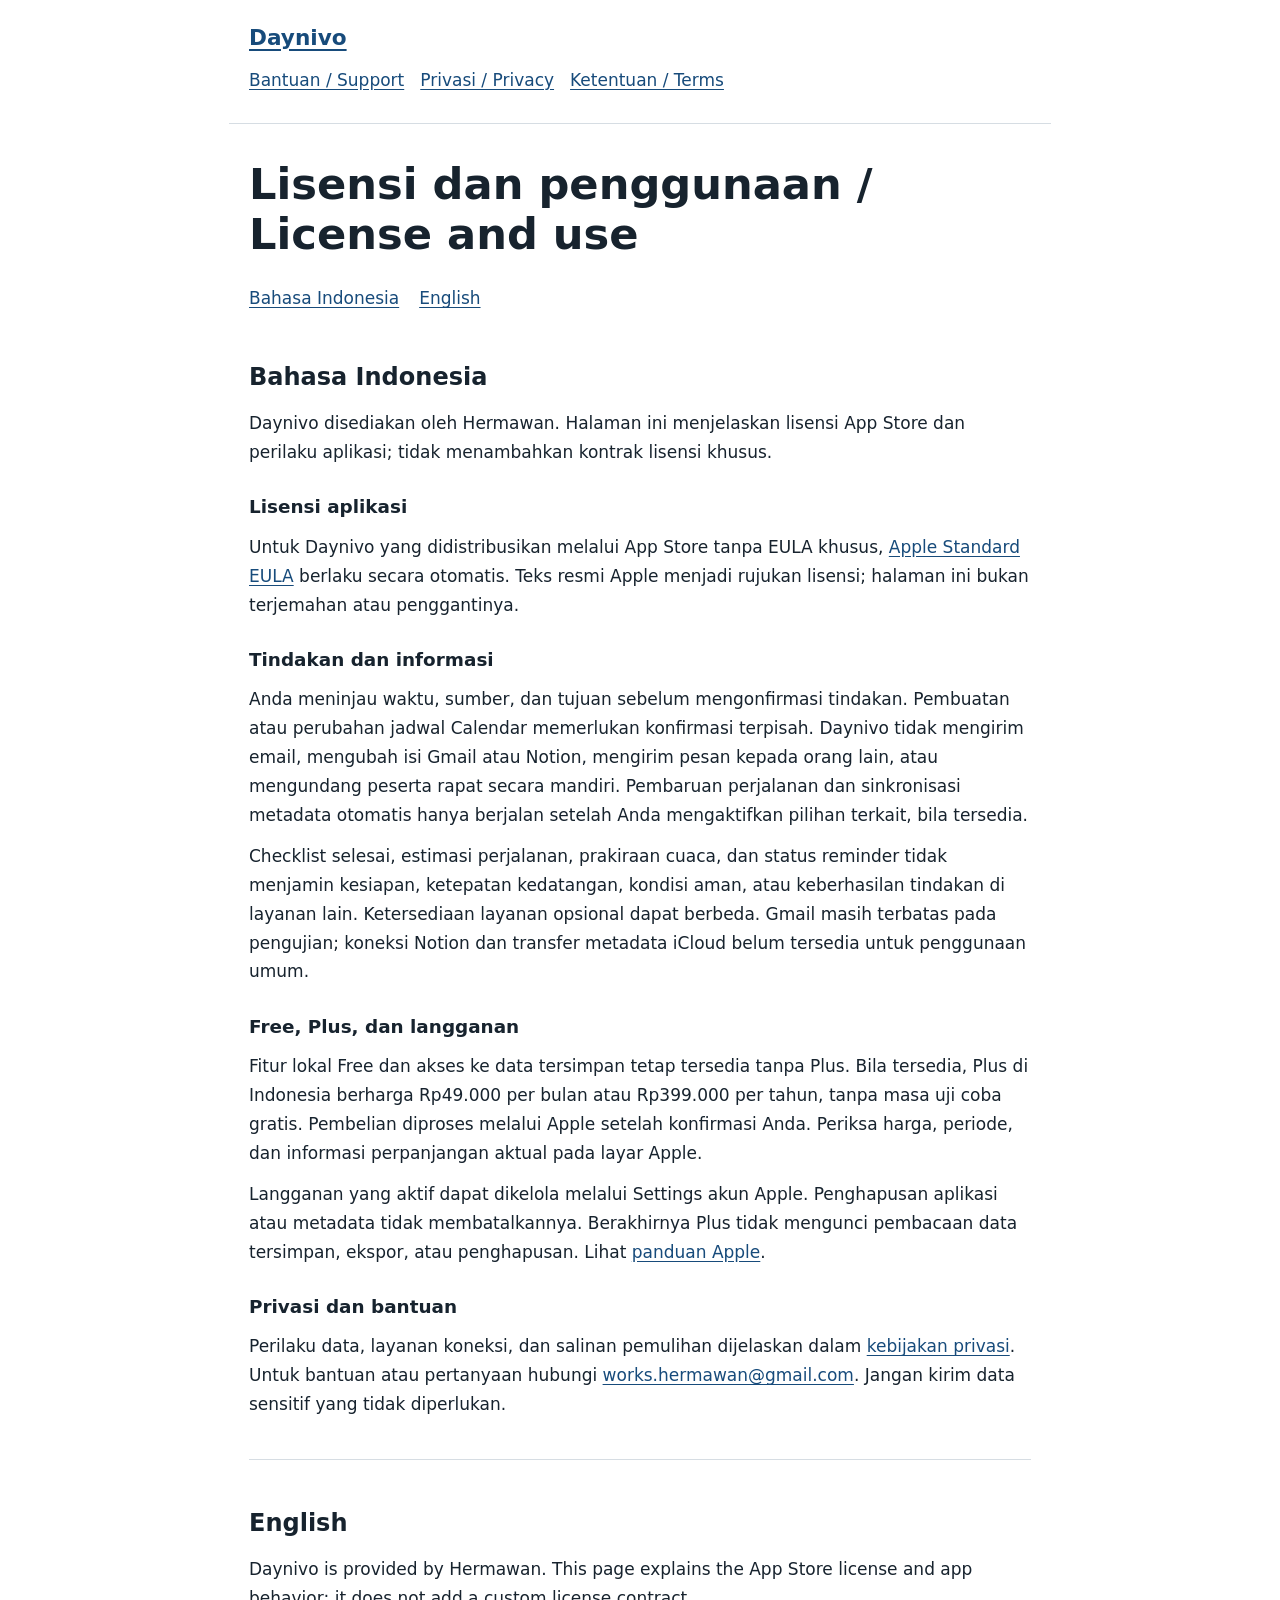
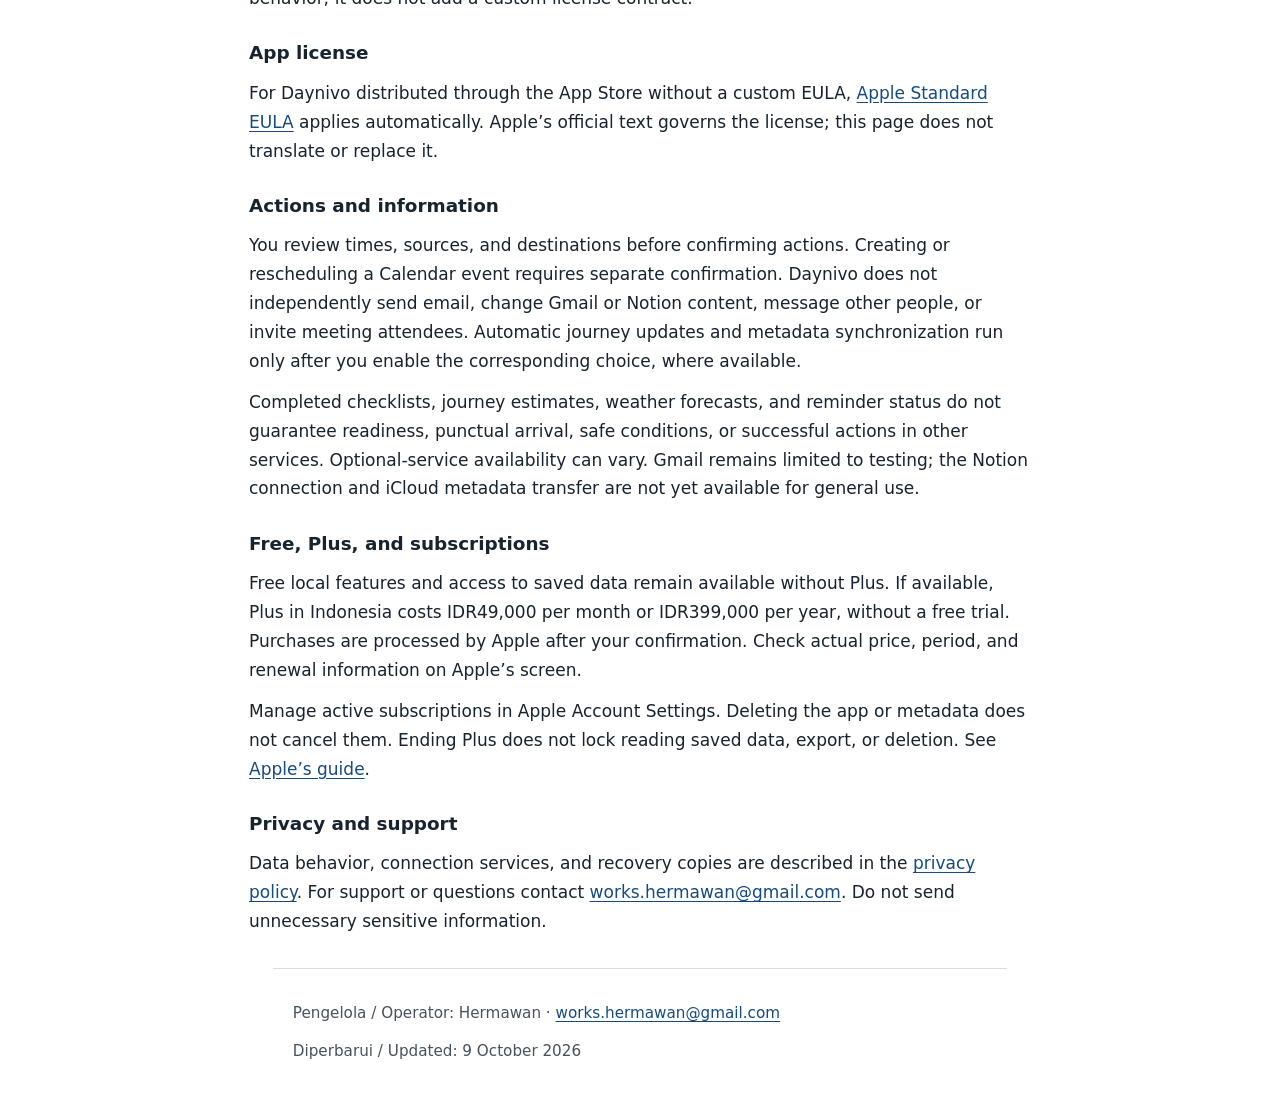
<file: terms/index.html>
<!doctype html>
<html lang="id"><head><meta charset="utf-8"><meta name="viewport" content="width=device-width, initial-scale=1">
<meta name="description" content="Lisensi dan penggunaan / License and use Daynivo — Bahasa Indonesia and English.">
<title>Lisensi dan penggunaan / License and use — Daynivo</title><link rel="canonical" href="https://daynivo.arconath.com/terms/"><link rel="stylesheet" href="/styles.css"></head>
<body><a class="skip" href="#main">Lewati ke isi / Skip to content</a>
<header><div class="brand"><a href="/">Daynivo</a></div><nav aria-label="Halaman / Pages"><a href="/support/">Bantuan / Support</a><a href="/privacy/">Privasi / Privacy</a><a href="/terms/">Ketentuan / Terms</a></nav></header>
<main id="main"><h1>Lisensi dan penggunaan / License and use</h1><nav class="language" aria-label="Bahasa / Language"><a href="#bahasa" lang="id" hreflang="id">Bahasa Indonesia</a><a href="#english" lang="en" hreflang="en">English</a></nav>
<section id="bahasa" lang="id" aria-labelledby="id-title"><h2 id="id-title">Bahasa Indonesia</h2><p>Daynivo disediakan oleh Hermawan. Halaman ini menjelaskan lisensi App Store dan perilaku aplikasi; tidak menambahkan kontrak lisensi khusus.</p>
<h3>Lisensi aplikasi</h3>
<p>Untuk Daynivo yang didistribusikan melalui App Store tanpa EULA khusus, <a href="https://www.apple.com/legal/internet-services/itunes/dev/stdeula/">Apple Standard EULA</a> berlaku secara otomatis. Teks resmi Apple menjadi rujukan lisensi; halaman ini bukan terjemahan atau penggantinya.</p>
<h3>Tindakan dan informasi</h3>
<p>Anda meninjau waktu, sumber, dan tujuan sebelum mengonfirmasi tindakan. Pembuatan atau perubahan jadwal Calendar memerlukan konfirmasi terpisah. Daynivo tidak mengirim email, mengubah isi Gmail atau Notion, mengirim pesan kepada orang lain, atau mengundang peserta rapat secara mandiri. Pembaruan perjalanan dan sinkronisasi metadata otomatis hanya berjalan setelah Anda mengaktifkan pilihan terkait, bila tersedia.</p>
<p>Checklist selesai, estimasi perjalanan, prakiraan cuaca, dan status reminder tidak menjamin kesiapan, ketepatan kedatangan, kondisi aman, atau keberhasilan tindakan di layanan lain. Ketersediaan layanan opsional dapat berbeda. Gmail masih terbatas pada pengujian; koneksi Notion dan transfer metadata iCloud belum tersedia untuk penggunaan umum.</p>
<h3>Free, Plus, dan langganan</h3>
<p>Fitur lokal Free dan akses ke data tersimpan tetap tersedia tanpa Plus. Bila tersedia, Plus di Indonesia berharga Rp49.000 per bulan atau Rp399.000 per tahun, tanpa masa uji coba gratis. Pembelian diproses melalui Apple setelah konfirmasi Anda. Periksa harga, periode, dan informasi perpanjangan aktual pada layar Apple.</p>
<p>Langganan yang aktif dapat dikelola melalui Settings akun Apple. Penghapusan aplikasi atau metadata tidak membatalkannya. Berakhirnya Plus tidak mengunci pembacaan data tersimpan, ekspor, atau penghapusan. Lihat <a href="https://support.apple.com/en-us/118428">panduan Apple</a>.</p>
<h3>Privasi dan bantuan</h3>
<p>Perilaku data, layanan koneksi, dan salinan pemulihan dijelaskan dalam <a href="/privacy/#bahasa">kebijakan privasi</a>. Untuk bantuan atau pertanyaan hubungi <a href="mailto:works.hermawan@gmail.com">works.hermawan@gmail.com</a>. Jangan kirim data sensitif yang tidak diperlukan.</p>
</section>
<section id="english" lang="en" aria-labelledby="en-title"><h2 id="en-title">English</h2><p>Daynivo is provided by Hermawan. This page explains the App Store license and app behavior; it does not add a custom license contract.</p>
<h3>App license</h3>
<p>For Daynivo distributed through the App Store without a custom EULA, <a href="https://www.apple.com/legal/internet-services/itunes/dev/stdeula/">Apple Standard EULA</a> applies automatically. Apple’s official text governs the license; this page does not translate or replace it.</p>
<h3>Actions and information</h3>
<p>You review times, sources, and destinations before confirming actions. Creating or rescheduling a Calendar event requires separate confirmation. Daynivo does not independently send email, change Gmail or Notion content, message other people, or invite meeting attendees. Automatic journey updates and metadata synchronization run only after you enable the corresponding choice, where available.</p>
<p>Completed checklists, journey estimates, weather forecasts, and reminder status do not guarantee readiness, punctual arrival, safe conditions, or successful actions in other services. Optional-service availability can vary. Gmail remains limited to testing; the Notion connection and iCloud metadata transfer are not yet available for general use.</p>
<h3>Free, Plus, and subscriptions</h3>
<p>Free local features and access to saved data remain available without Plus. If available, Plus in Indonesia costs IDR49,000 per month or IDR399,000 per year, without a free trial. Purchases are processed by Apple after your confirmation. Check actual price, period, and renewal information on Apple’s screen.</p>
<p>Manage active subscriptions in Apple Account Settings. Deleting the app or metadata does not cancel them. Ending Plus does not lock reading saved data, export, or deletion. See <a href="https://support.apple.com/en-us/118428">Apple’s guide</a>.</p>
<h3>Privacy and support</h3>
<p>Data behavior, connection services, and recovery copies are described in the <a href="/privacy/#english">privacy policy</a>. For support or questions contact <a href="mailto:works.hermawan@gmail.com">works.hermawan@gmail.com</a>. Do not send unnecessary sensitive information.</p>
</section></main>
<footer><p>Pengelola / Operator: Hermawan · <a href="mailto:works.hermawan@gmail.com">works.hermawan@gmail.com</a></p><p>Diperbarui / Updated: 9 October 2026</p></footer></body></html>
</file>
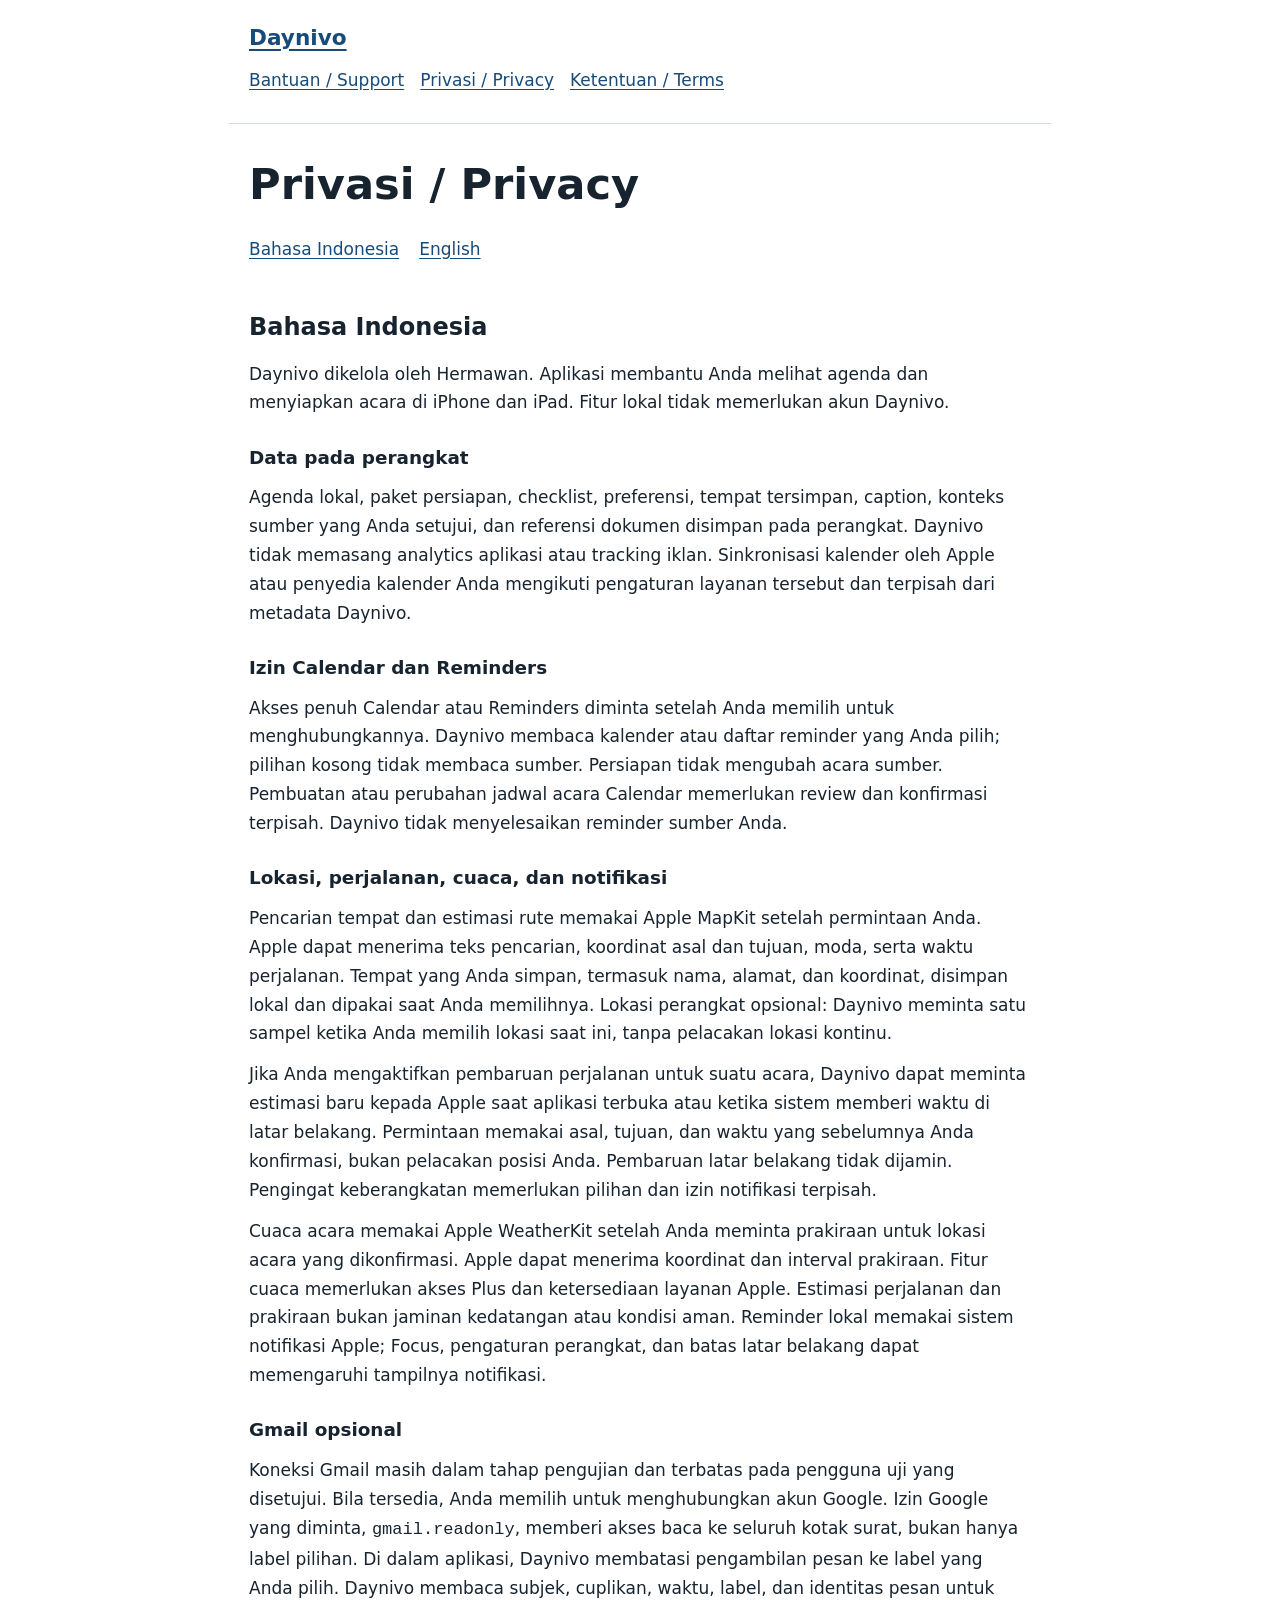
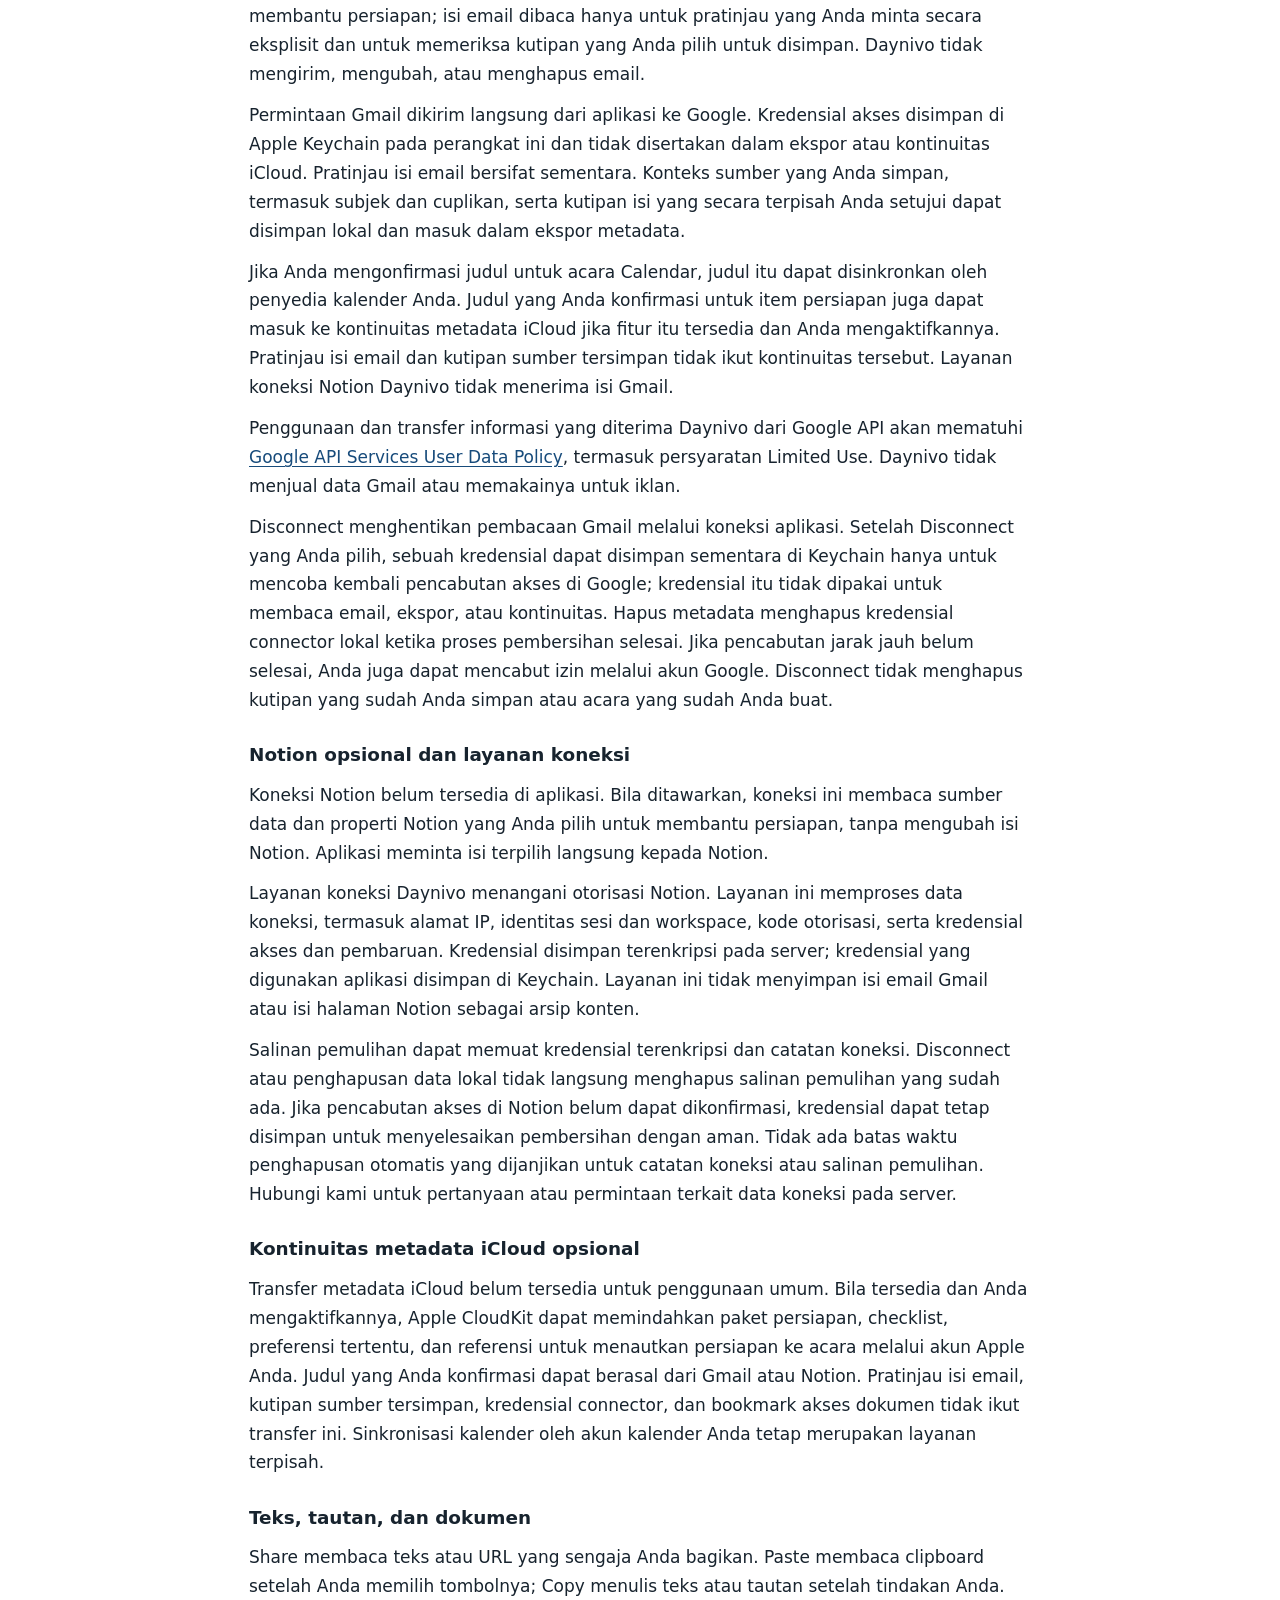
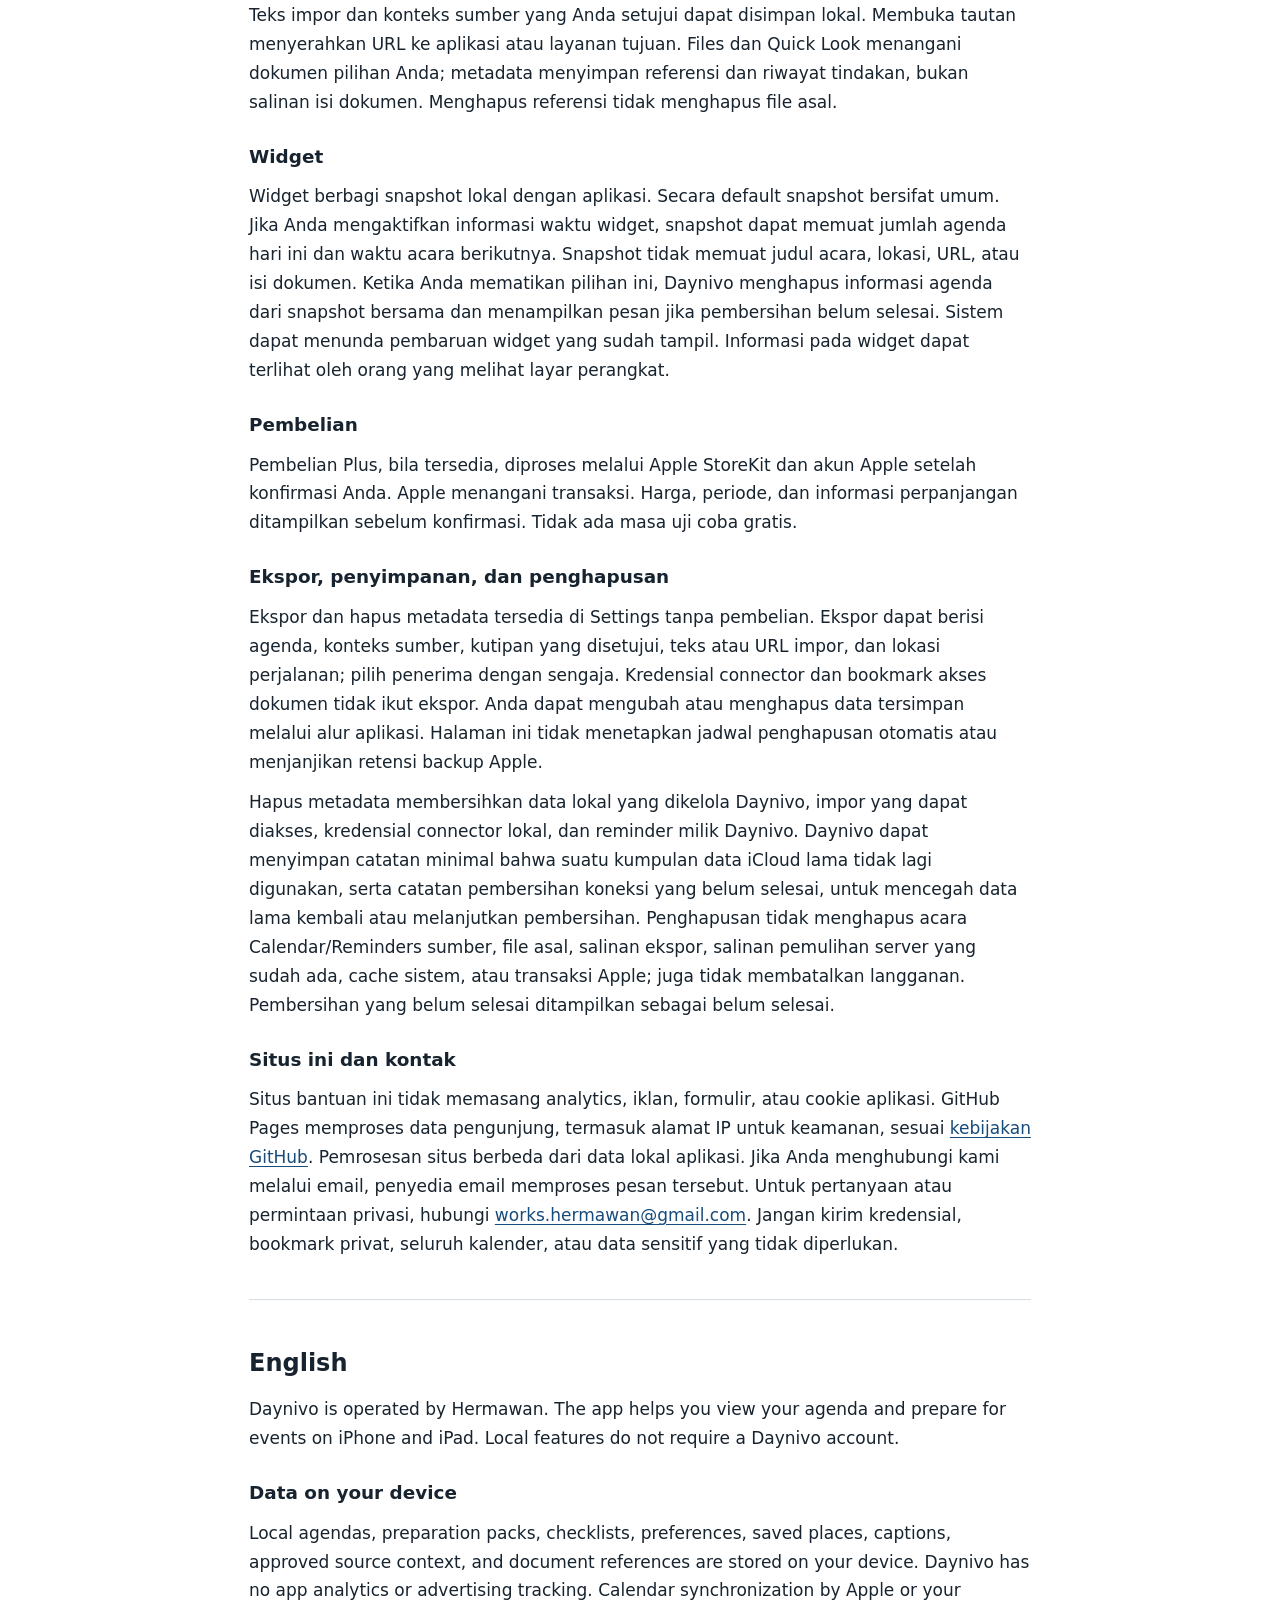
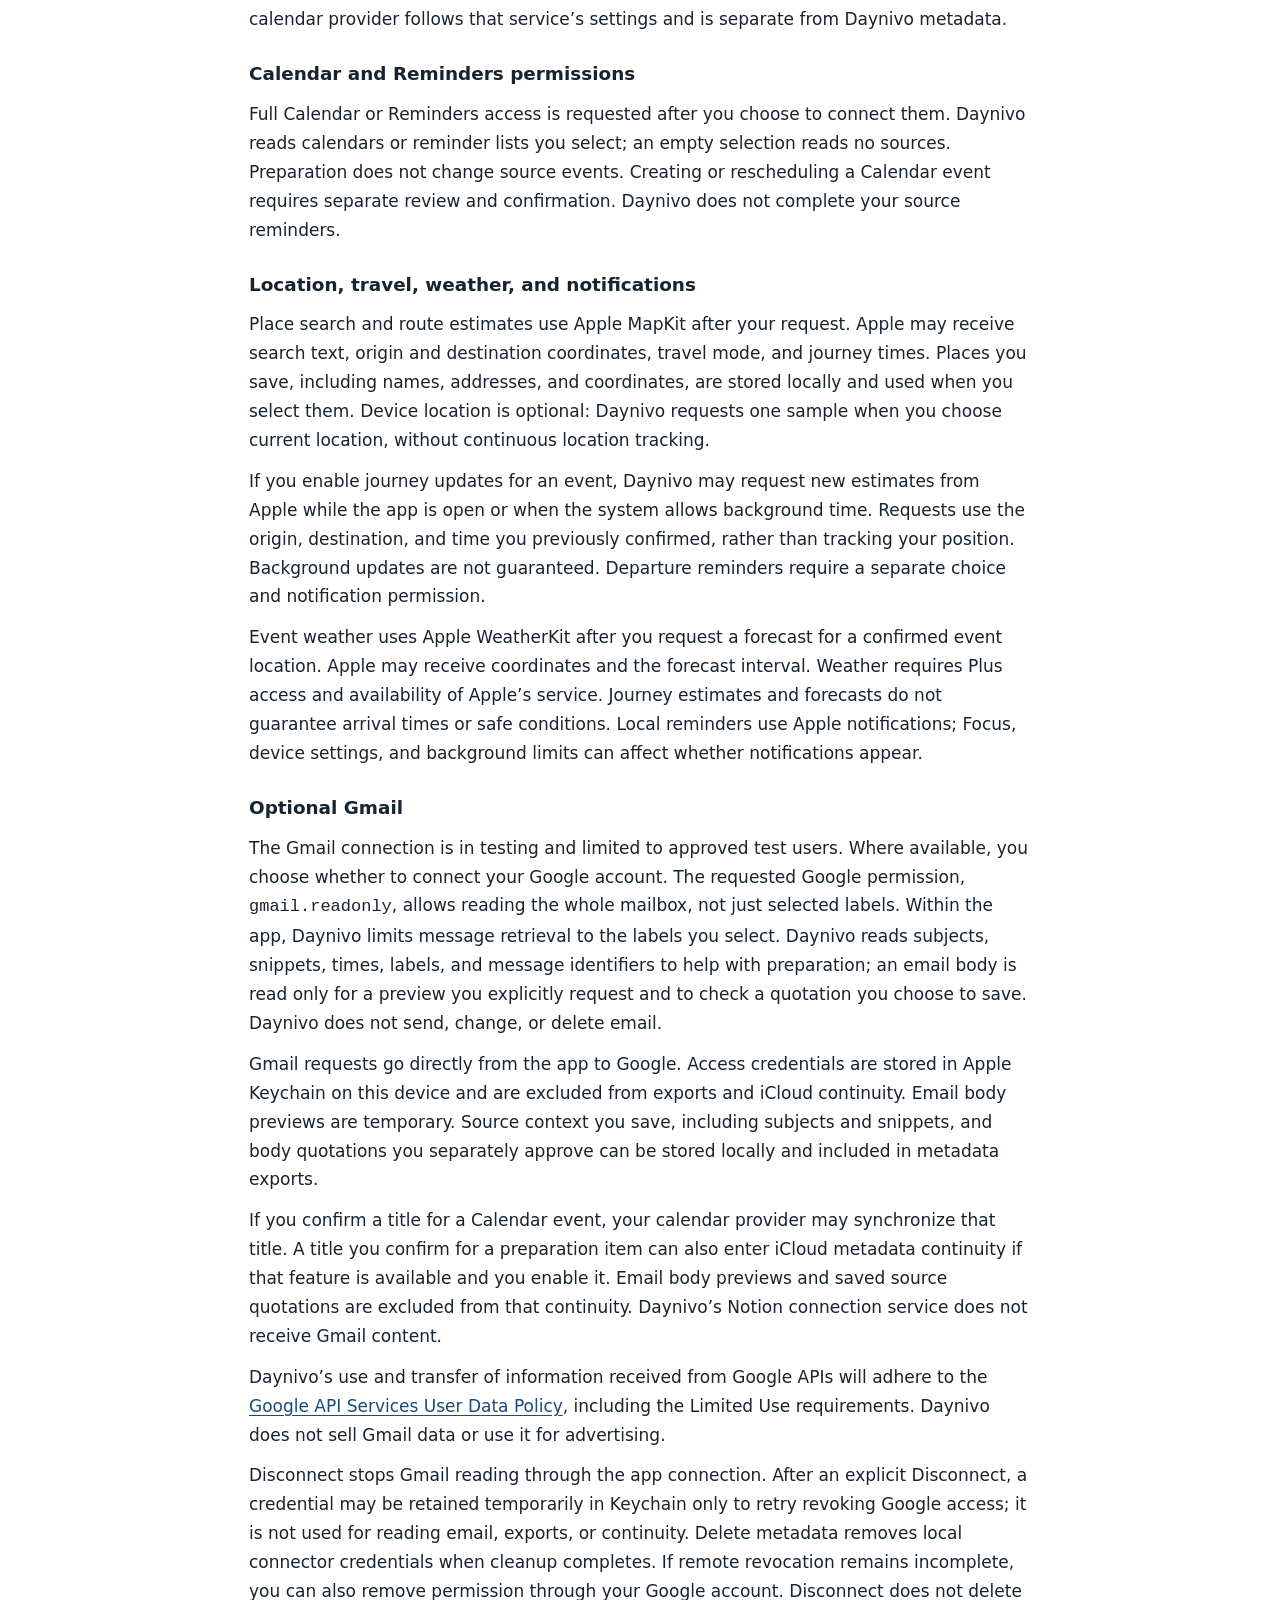
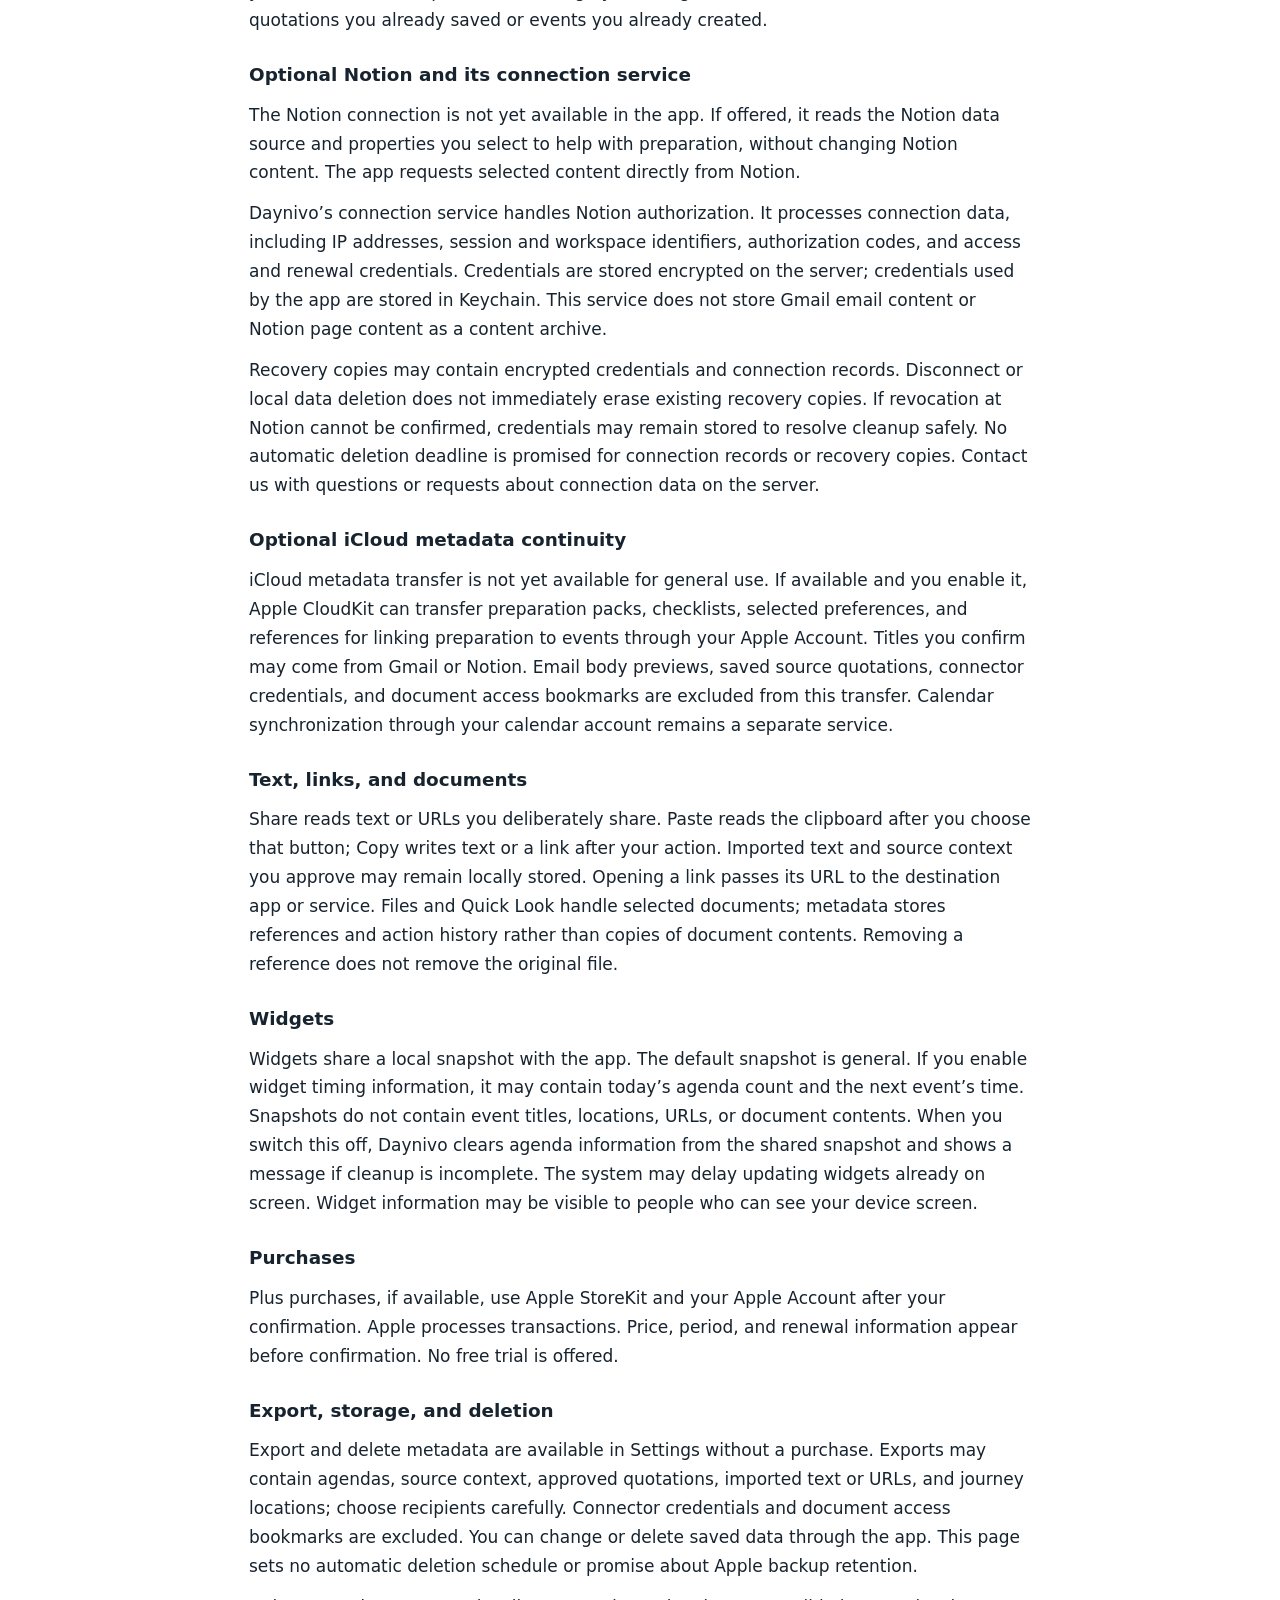
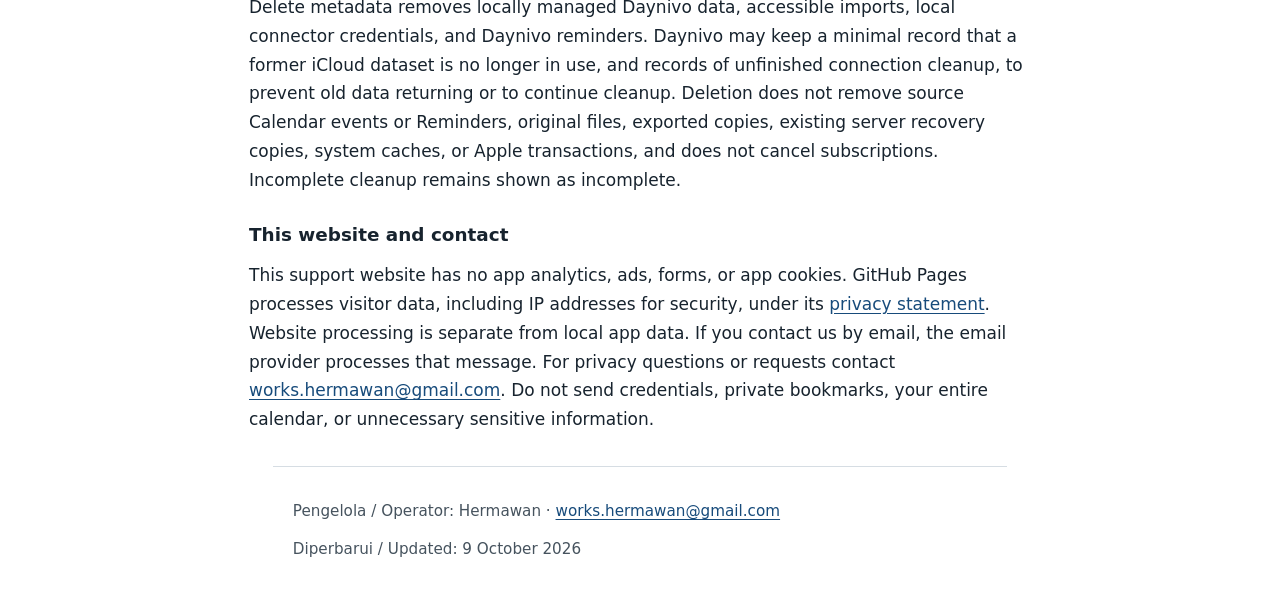
<file: privacy.html>
<!doctype html>
<html lang="id"><head><meta charset="utf-8"><meta name="viewport" content="width=device-width, initial-scale=1">
<script>location.replace("/privacy/" + location.hash);</script>
<noscript><meta http-equiv="refresh" content="0; url=/privacy/"></noscript>
<title>Privasi / Privacy — Daynivo</title><link rel="canonical" href="https://daynivo.arconath.com/privacy/"><link rel="stylesheet" href="/styles.css"></head>
<body><main id="main"><h1>Privasi / Privacy</h1><p>Halaman ini telah dipindahkan. / This page has moved.</p><p><a href="/privacy/">Buka halaman / Open page</a></p></main></body></html>
</file>
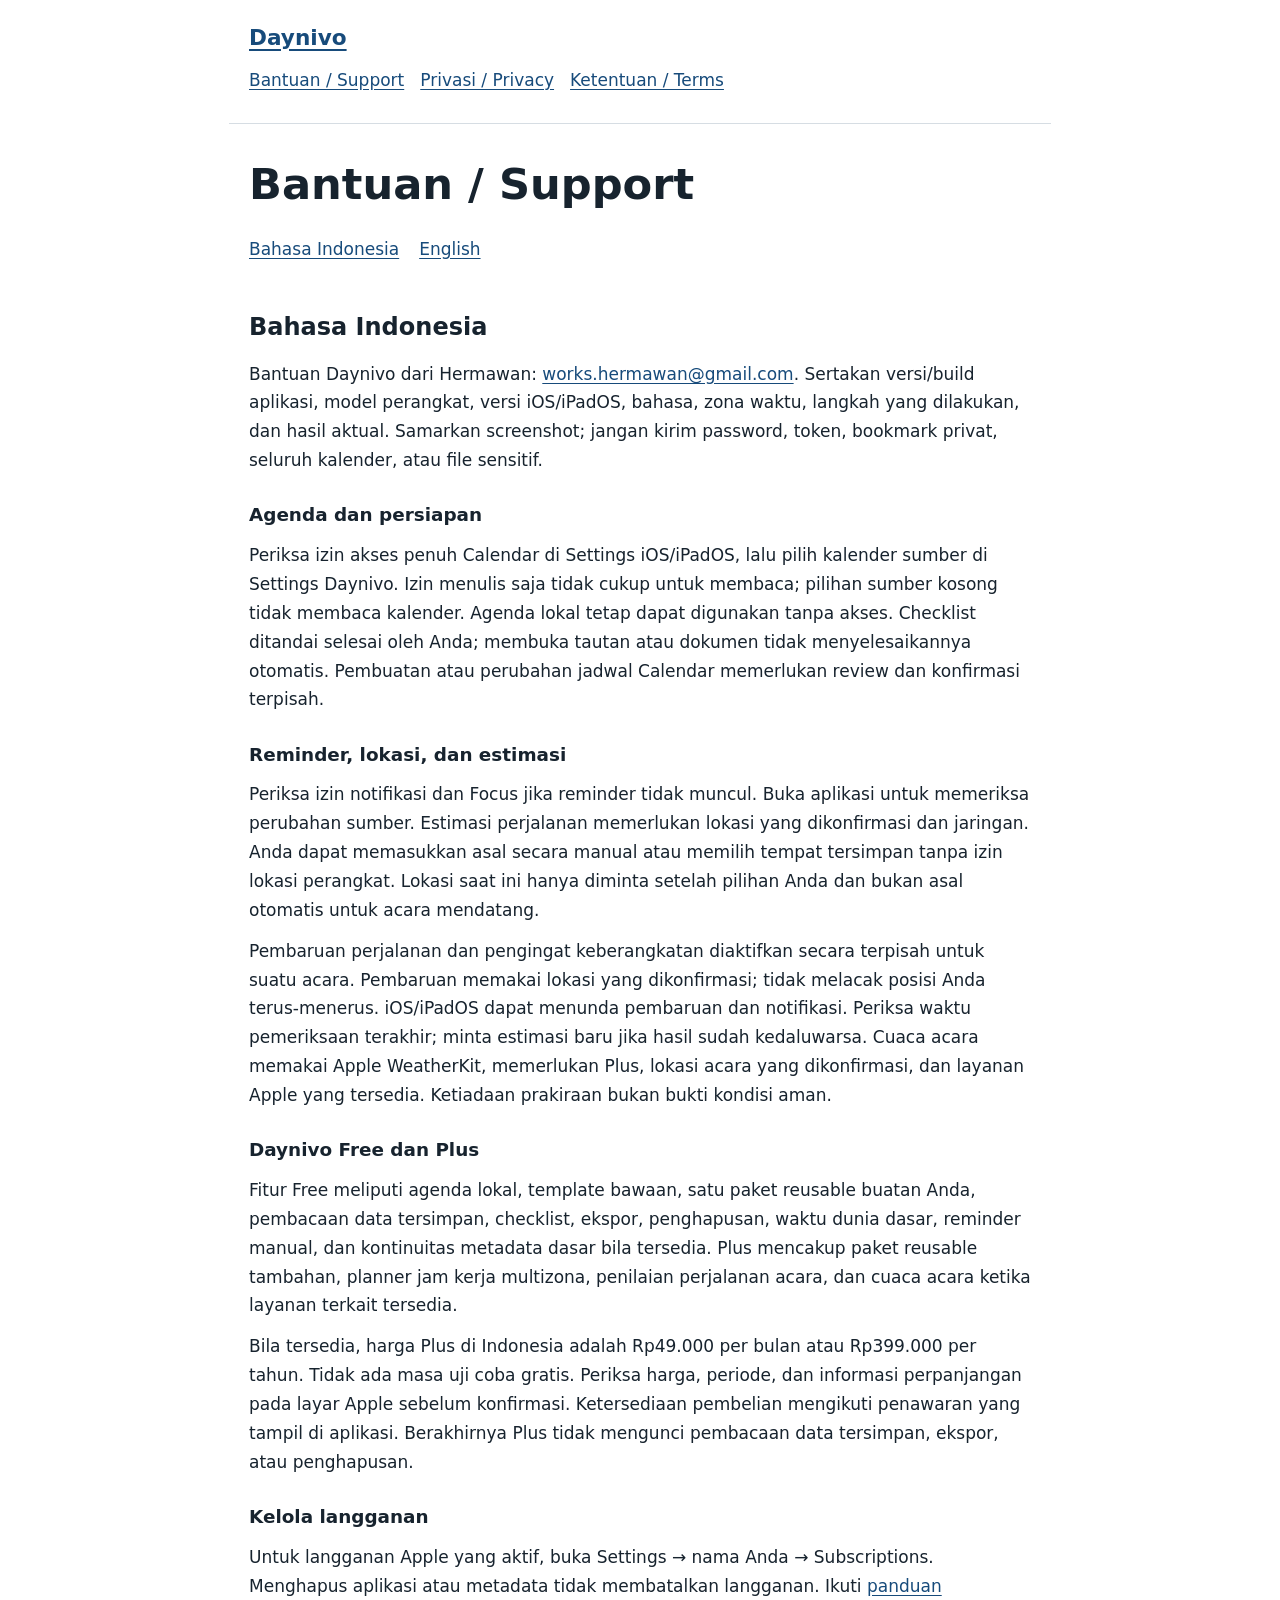
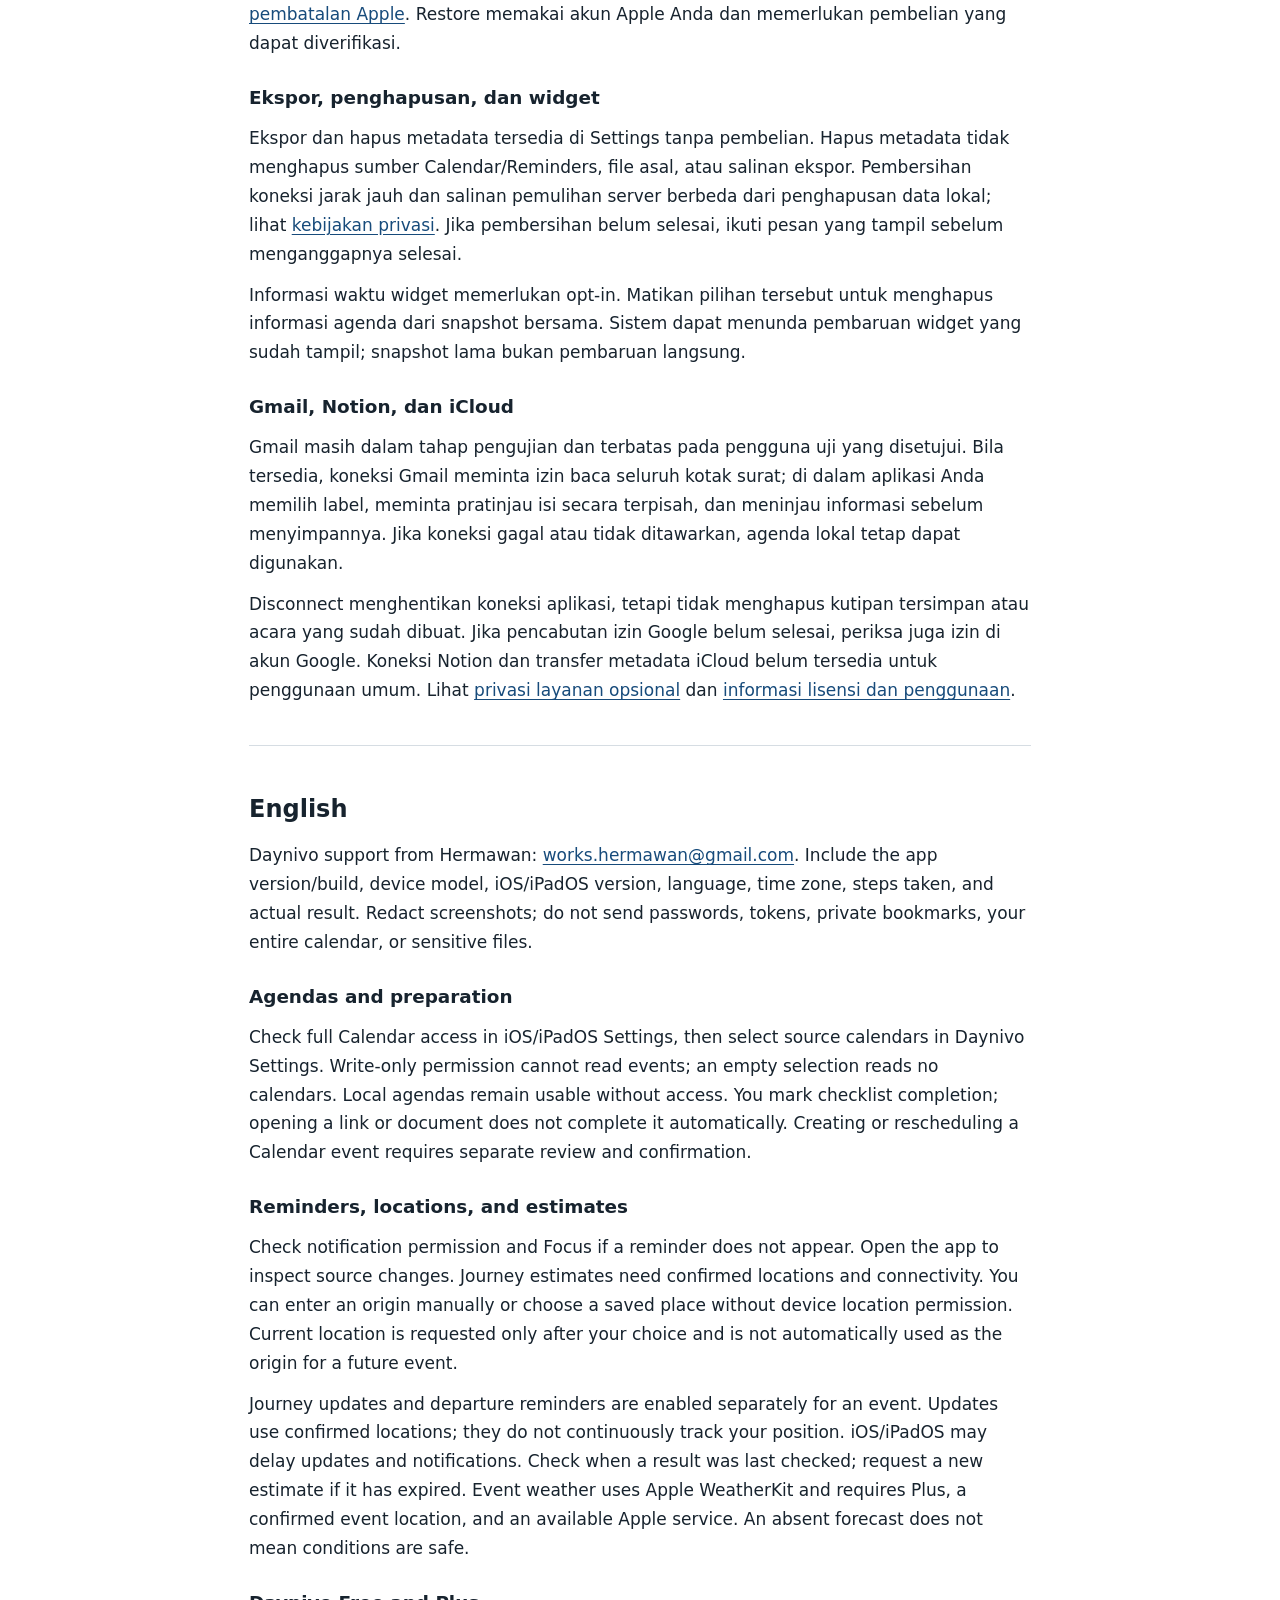
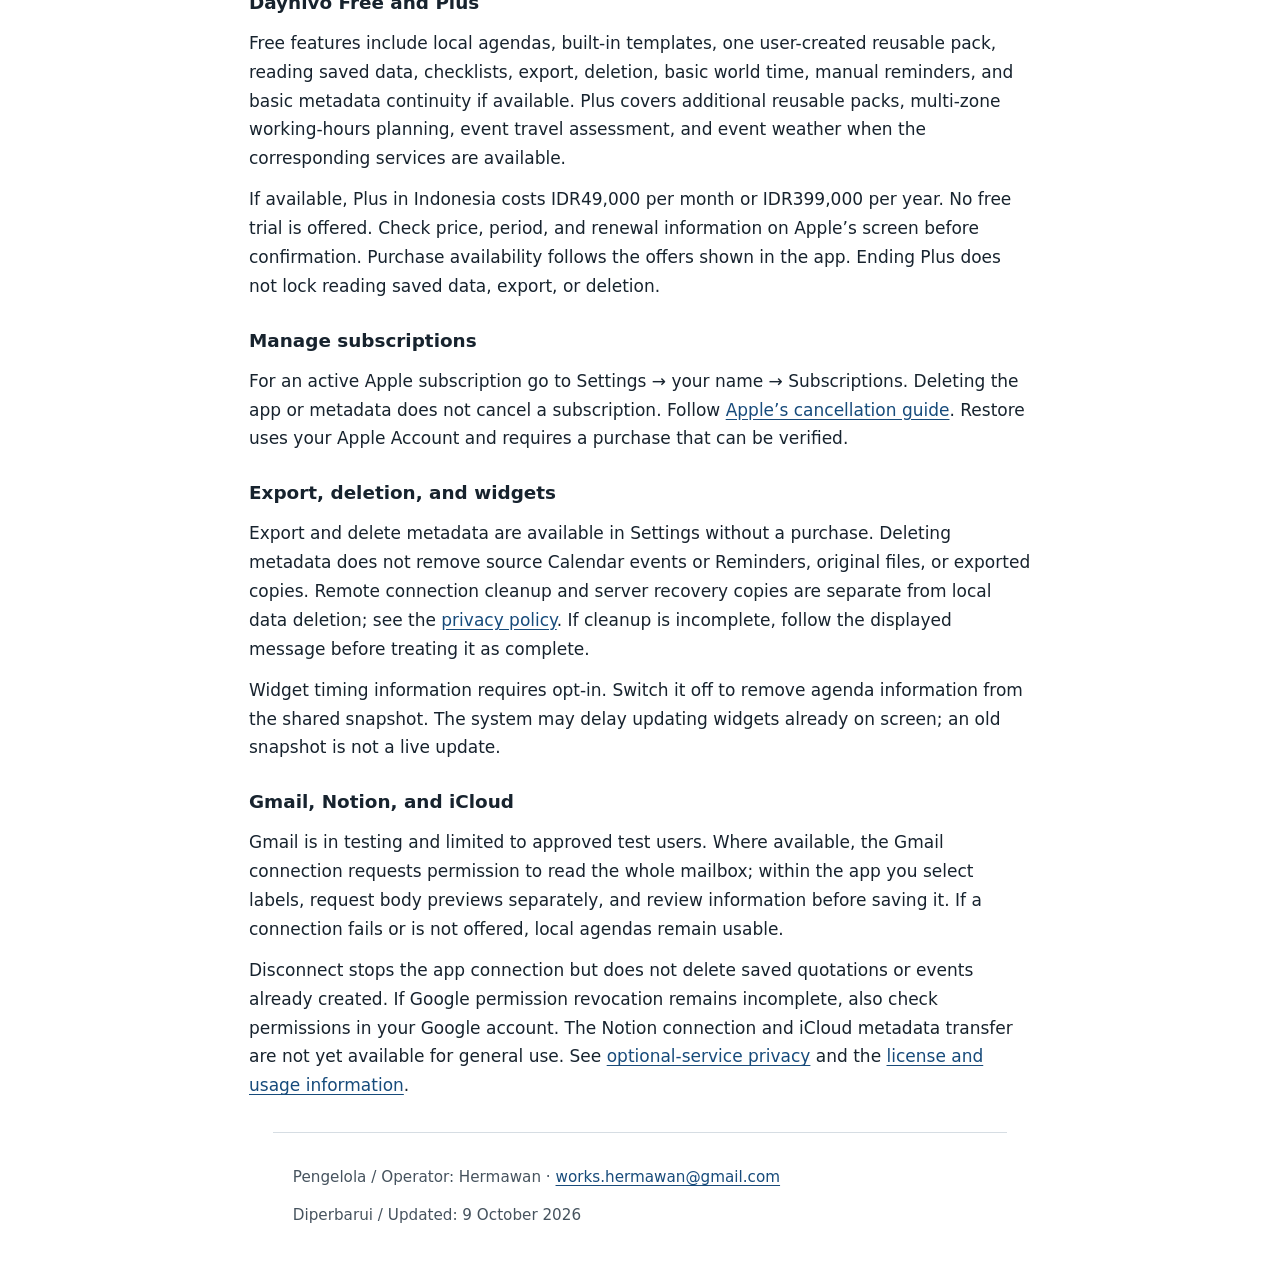
<file: support.html>
<!doctype html>
<html lang="id"><head><meta charset="utf-8"><meta name="viewport" content="width=device-width, initial-scale=1">
<script>location.replace("/support/" + location.hash);</script>
<noscript><meta http-equiv="refresh" content="0; url=/support/"></noscript>
<title>Bantuan / Support — Daynivo</title><link rel="canonical" href="https://daynivo.arconath.com/support/"><link rel="stylesheet" href="/styles.css"></head>
<body><main id="main"><h1>Bantuan / Support</h1><p>Halaman ini telah dipindahkan. / This page has moved.</p><p><a href="/support/">Buka halaman / Open page</a></p></main></body></html>
</file>
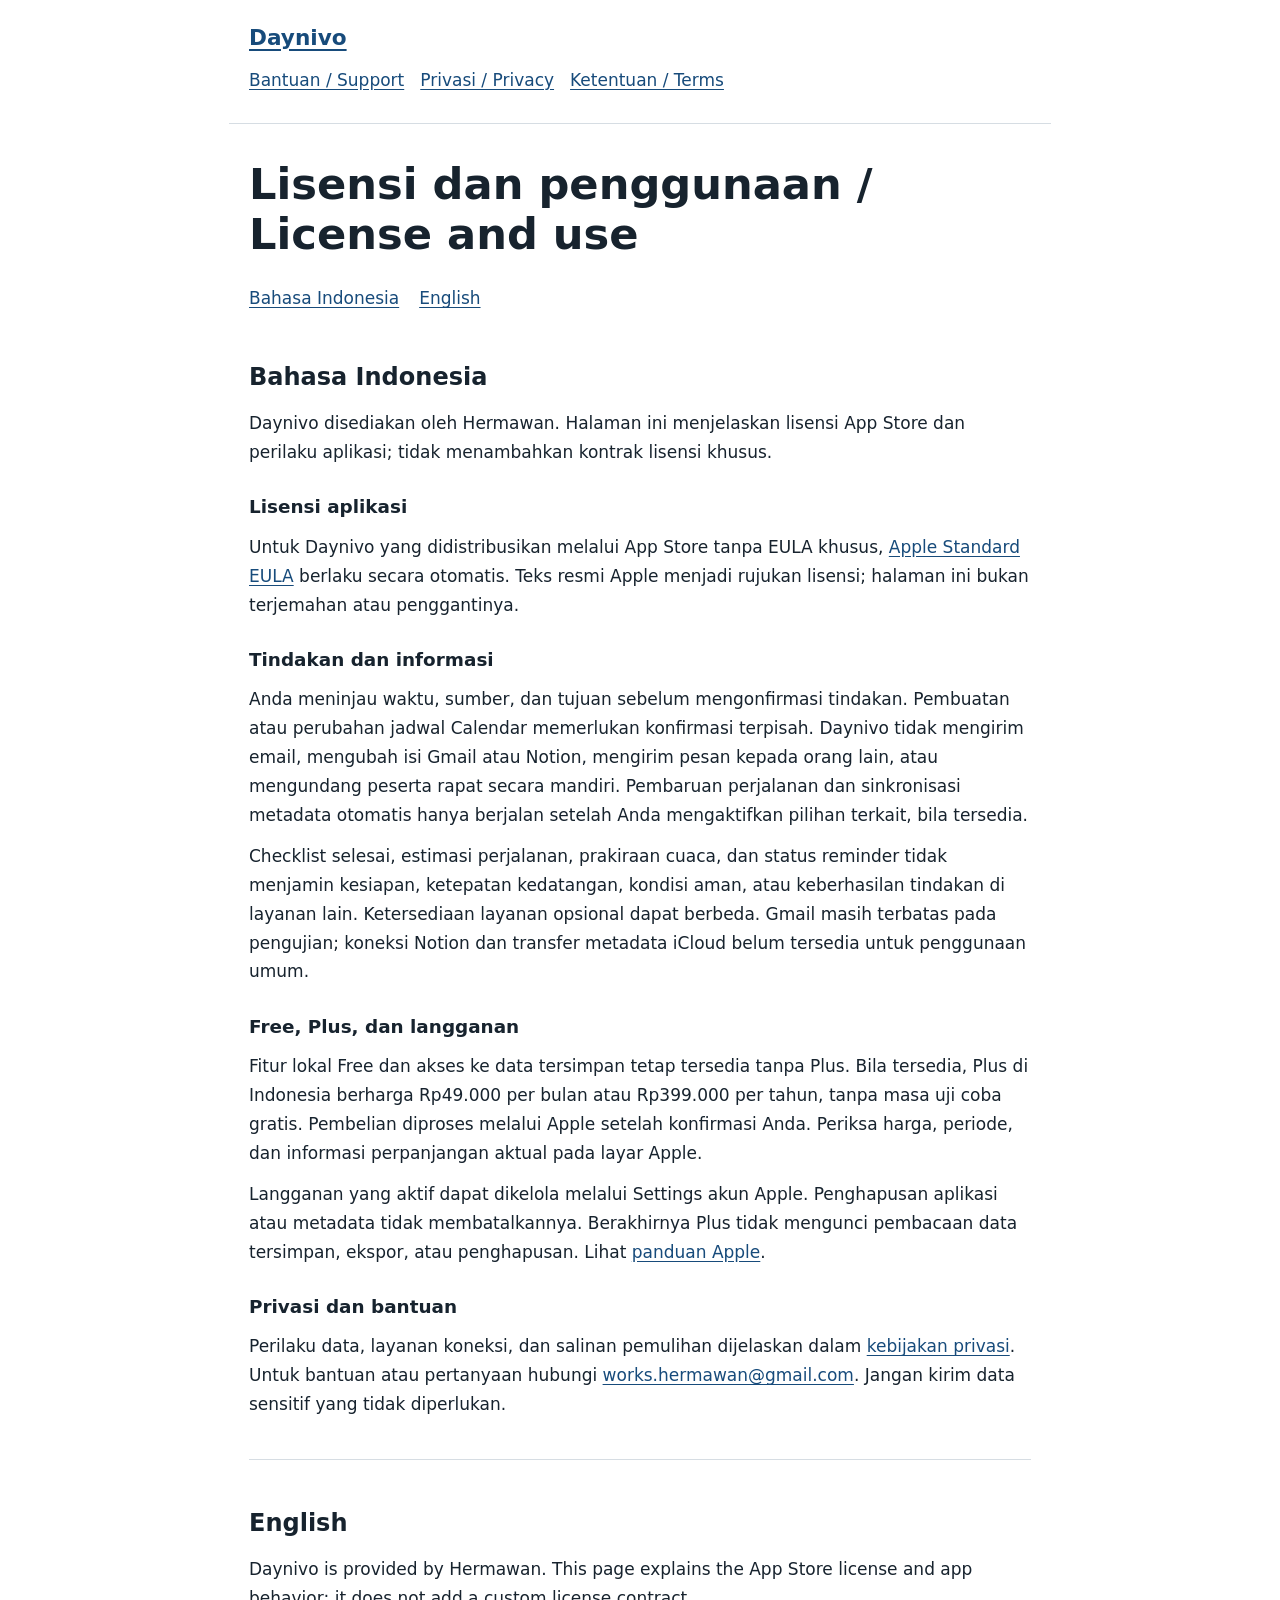
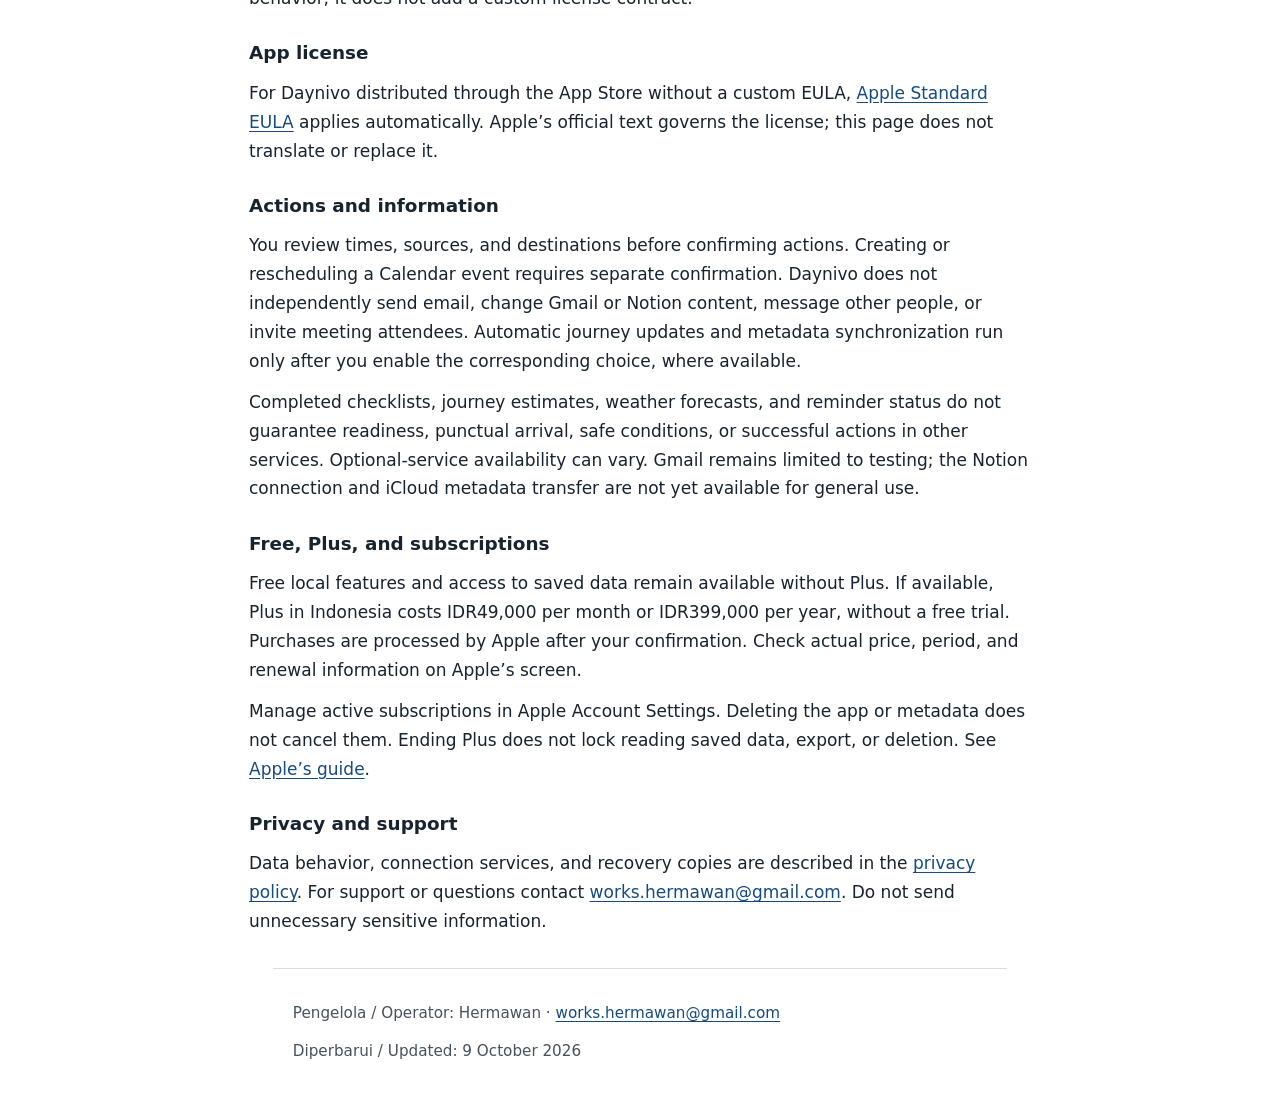
<file: terms.html>
<!doctype html>
<html lang="id"><head><meta charset="utf-8"><meta name="viewport" content="width=device-width, initial-scale=1">
<script>location.replace("/terms/" + location.hash);</script>
<noscript><meta http-equiv="refresh" content="0; url=/terms/"></noscript>
<title>Ketentuan / Terms — Daynivo</title><link rel="canonical" href="https://daynivo.arconath.com/terms/"><link rel="stylesheet" href="/styles.css"></head>
<body><main id="main"><h1>Ketentuan / Terms</h1><p>Halaman ini telah dipindahkan. / This page has moved.</p><p><a href="/terms/">Buka halaman / Open page</a></p></main></body></html>
</file>
<file: styles.css>
:root { color-scheme: light; --ink: #17232e; --muted: #46535e; --line: #d6dde3; --link: #174b7b; }
* { box-sizing: border-box; }
html { scroll-padding-top: 1rem; }
body { margin: 0; background: #fff; color: var(--ink); font: 1.0625rem/1.7 system-ui, -apple-system, BlinkMacSystemFont, sans-serif; overflow-wrap: anywhere; }
header, main, footer { max-width: 76ch; margin: auto; padding: 1.25rem; }
header { border-bottom: 1px solid var(--line); }
.brand { font-size: 1.35rem; font-weight: 750; }
nav { display: flex; flex-wrap: wrap; gap: .3rem 1rem; }
a { color: var(--link); text-underline-offset: .2em; overflow-wrap: anywhere; }
nav a, .language a { display: inline-block; padding: .55rem 0; min-height: 44px; }
a:focus-visible { outline: 3px solid #174b7b; outline-offset: 4px; border-radius: 2px; }
.skip { position: absolute; left: 1rem; top: -6rem; background: #fff; padding: .7rem; z-index: 2; }
.skip:focus { top: 1rem; }
h1 { font-size: clamp(1.8rem, 6vw, 2.7rem); line-height: 1.15; margin: 1rem 0; }
h2 { font-size: 1.5rem; line-height: 1.3; margin: 2.5rem 0 1rem; }
h3 { font-size: 1.15rem; line-height: 1.45; margin: 1.7rem 0 .4rem; }
p { margin: .75rem 0; }
.draft { padding: 1rem; background: #fff4df; border-left: 4px solid #8d5a12; color: #56380f; }
.language { display: flex; gap: 1.25rem; flex-wrap: wrap; }
section + section { border-top: 1px solid var(--line); margin-top: 2.5rem; padding-top: .5rem; }
footer { border-top: 1px solid var(--line); color: var(--muted); font-size: .95rem; }
ul { padding-left: 1.4rem; }
li { margin: .4rem 0; }
@media (max-width: 420px) { header, main, footer { padding: 1rem; } }
@media print { .skip, .language { display: none; } header, main, footer { max-width: none; } a { color: inherit; } }
</file>
